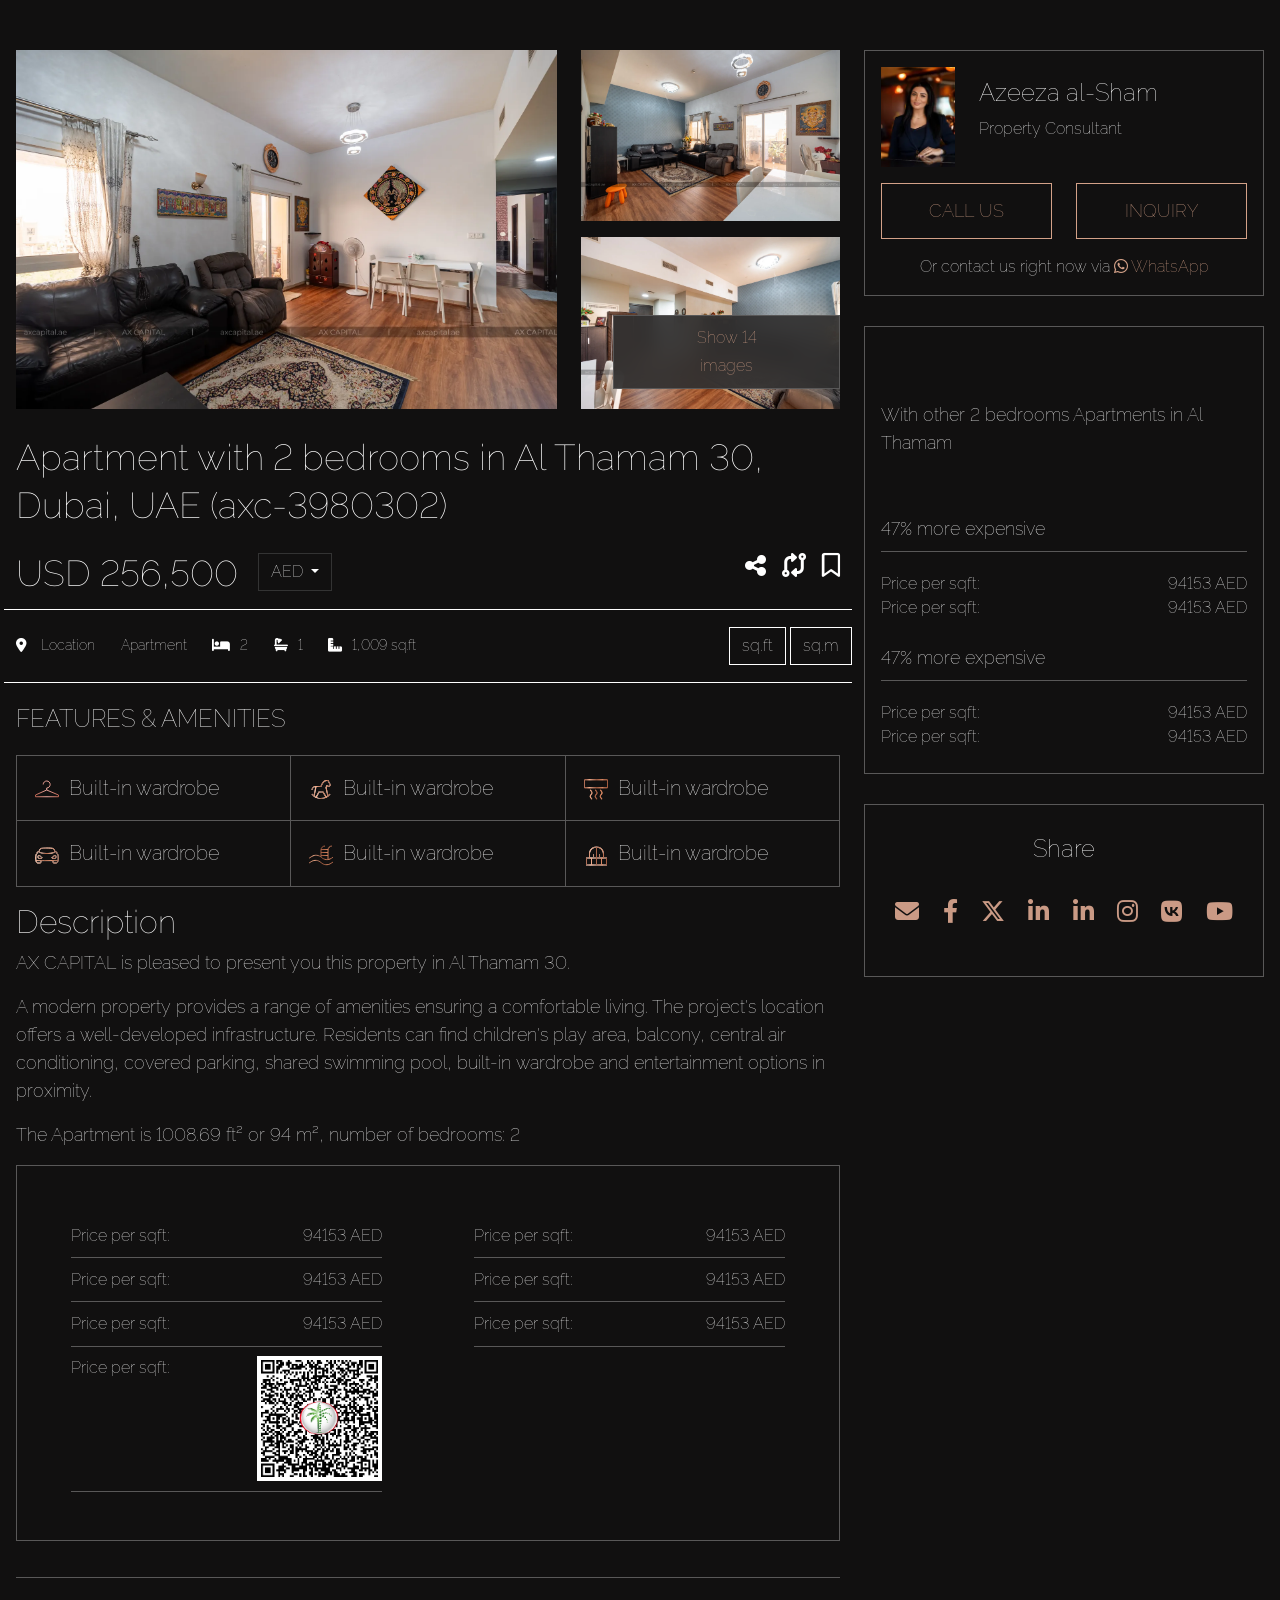
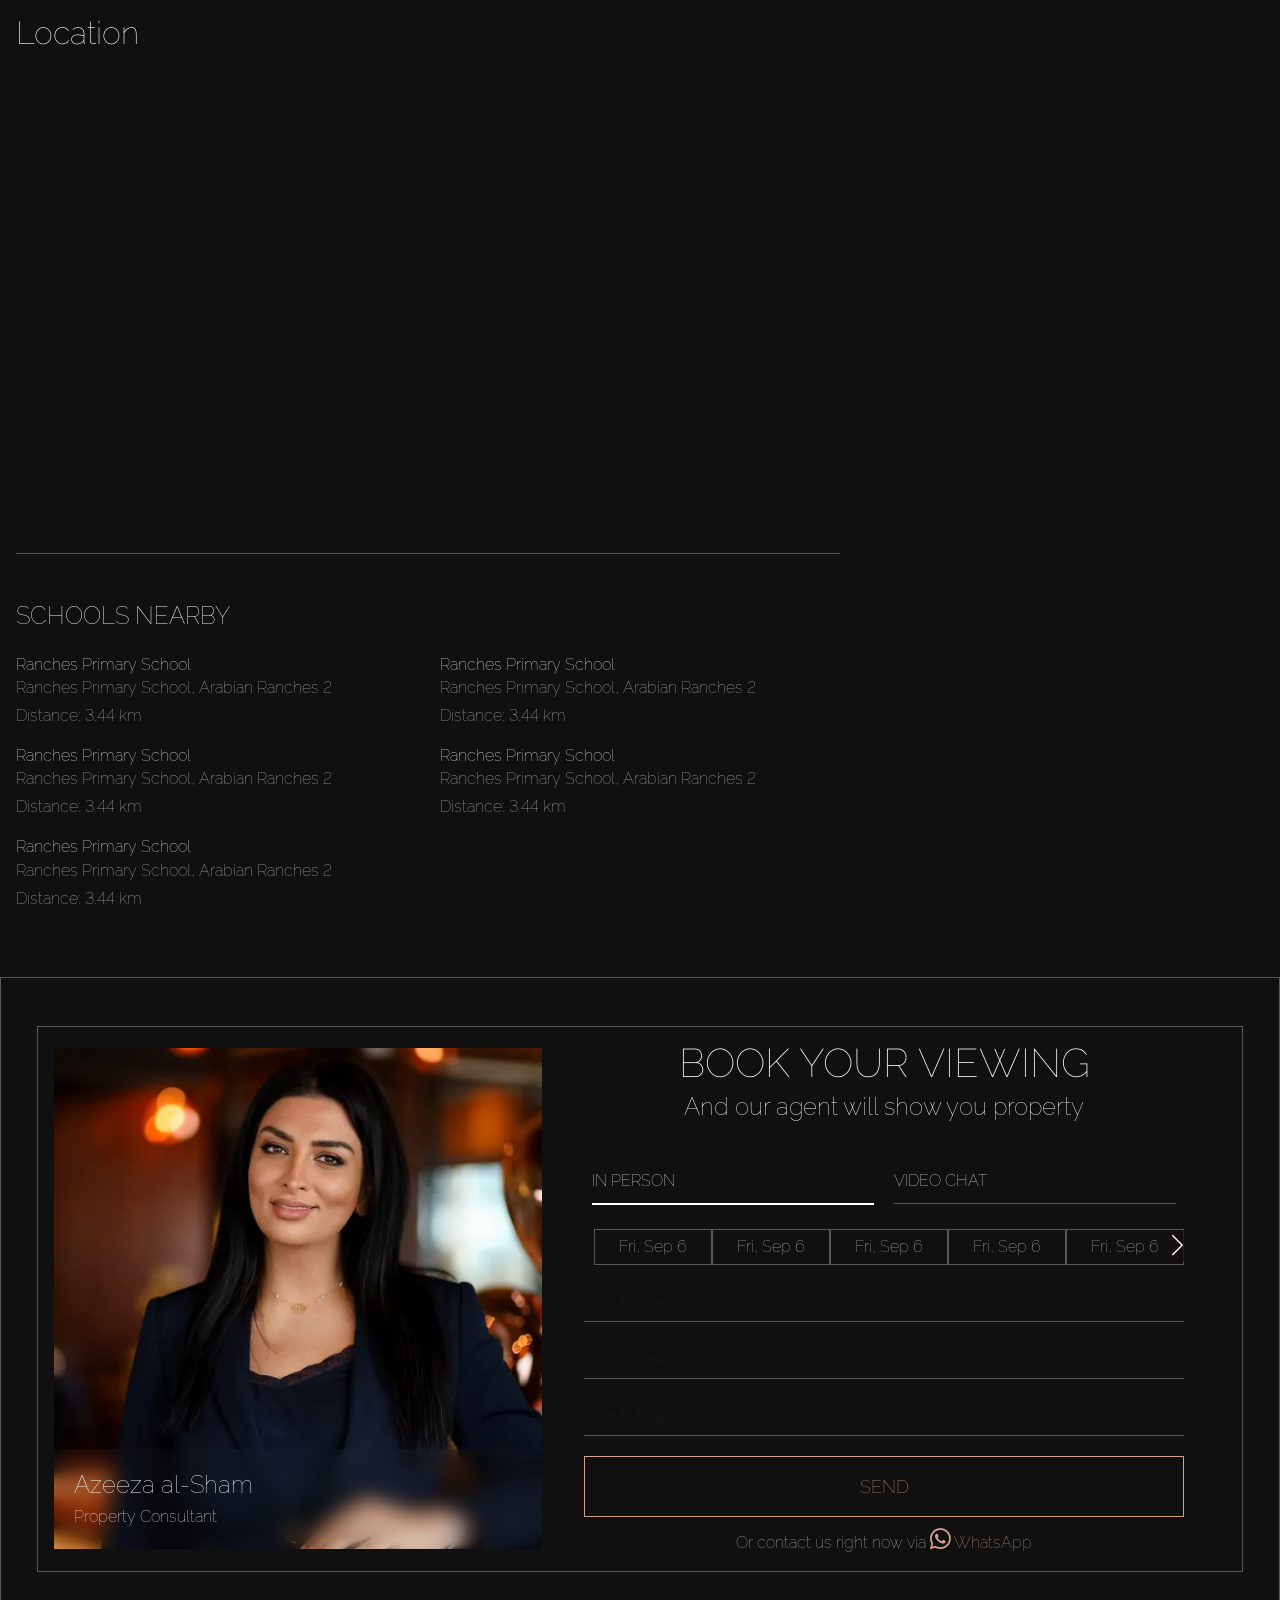
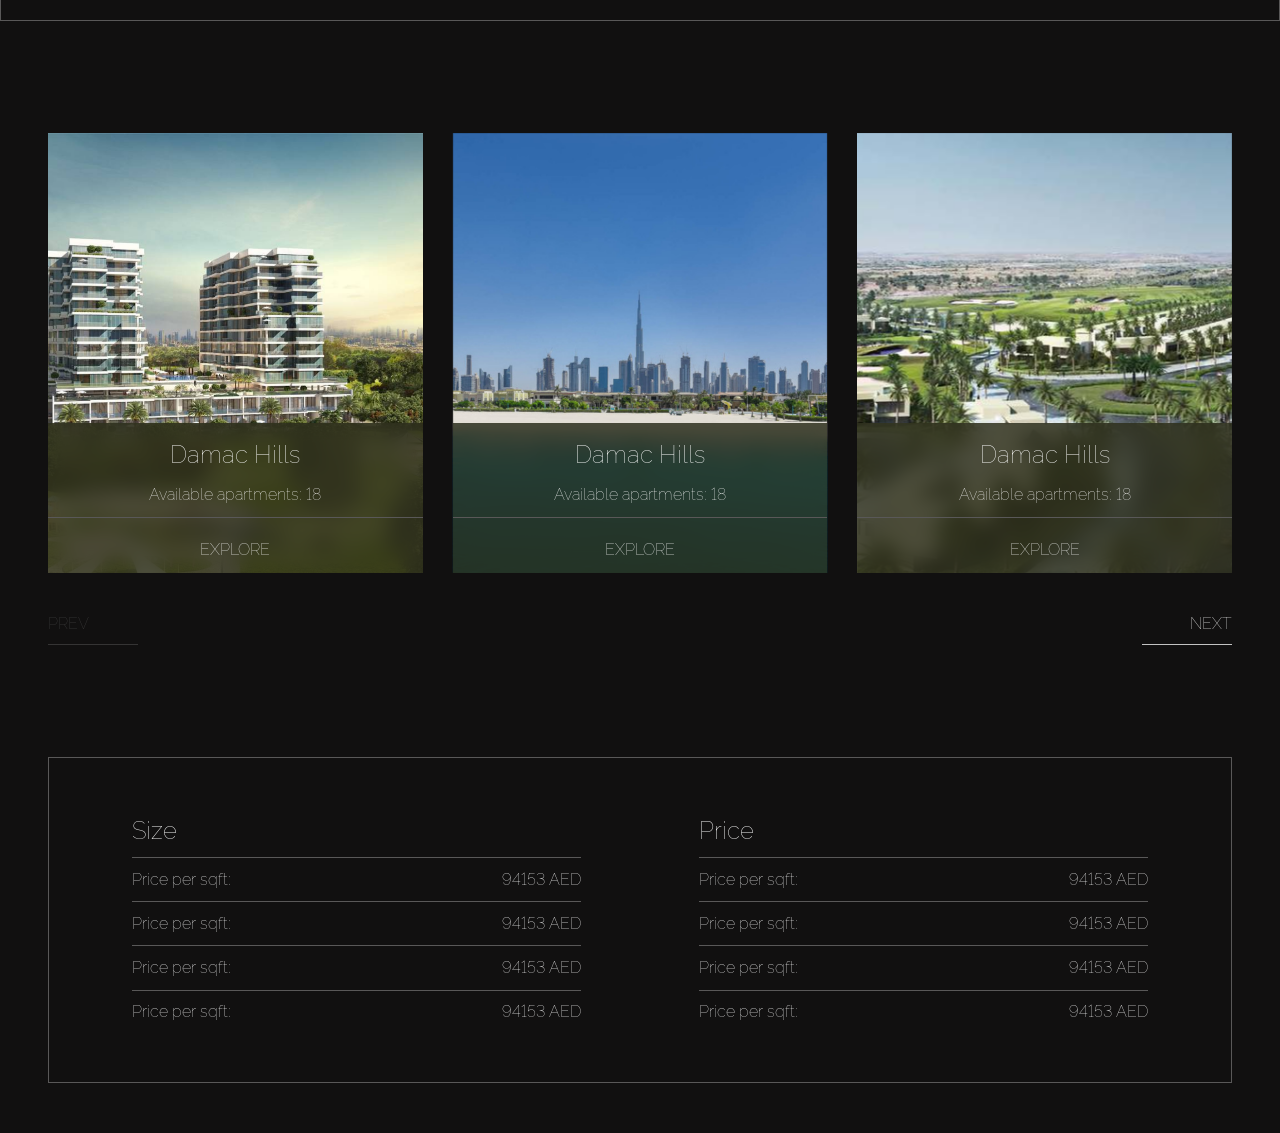
<file: index.html>
<!DOCTYPE html>
<html lang="en">
<head>
    <!--meta tag-->
    <meta charset="utf-8">
    <meta name="viewport" content="width=device-width, initial-scale=1">
    <title>axcapita</title>
    <!--css links-->
    <link rel="stylesheet" type="text/css" href="css/bootstrap.min.css">
    <link rel="stylesheet" type="text/css" href="css/style.css">
    <link rel="stylesheet" type="text/css" href="css/media.css">
    <!-- swipper -->
    <link rel="stylesheet" href="https://cdn.jsdelivr.net/npm/swiper@11/swiper-bundle.min.css" />

    <!--fontawsome-->
    <link rel="stylesheet" type="text/css" href="fontawesome/css/all.min.css">
    <link rel="stylesheet" type="text/css" href="fontawesome/css/fontawesome.min.css">
    
    
  </head>
<body>
   
 <section class="main">
  <div class="container-fluid px-3">
    <div class="row">
      <!-- left col start -->
       <div class="col-md-8">
        <div class="row">
          <!-- large image -->
          <div class="col-md-8">
             <div class="large_img">
              <img src="images/large.webp" alt="large" class="img-fluid">
             </div>
          </div>
          <!-- small image -->
           <div class="col-md-4">
             <div class="sm_img mb-3">
              <img src="images/small1.webp" alt="img" class="img-fluid">
             </div>

             <div class="sm_img sm_last">
              <img src="images/small2.webp" alt="small" class="img-fluid">
              <div class="view_btn">
                <a class="btn">Show 14 images</a>
              </div>
             </div>
           </div>
        </div>

        <h1 class="apart_name">Apartment with 2 bedrooms in Al Thamam 30, Dubai, UAE (axc-3980302)</h1>
        <div class="row">
          <div class="col-5">
            <div class="filter d-flex justify-content-start">
              <p class="price">USD 256,500</p>

              <div class="dropdown">
                <button class="btn btn-dark dropdown-toggle dropdown_btn" type="button" id="dropdownMenuButton" data-bs-toggle="dropdown" aria-expanded="false">
                    AED
                </button>
                <ul class="dropdown-menu" aria-labelledby="dropdownMenuButton">
                    <li><a class="dropdown-item" href="#">GBP</a></li>
                    <li><a class="dropdown-item" href="#">CNY</a></li>
                    <li><a class="dropdown-item" href="#">EUR</a></li>
                    <li><a class="dropdown-item" href="#">AED</a></li>
                    <li><a class="dropdown-item" href="#">USD</a></li>
                </ul>
            </div>
            </div>
          </div>

          <div class="offset-3 col-4">
            <div class="item_icons d-flex justify-content-end gap-3">
              <a href="#"><i class="fa-solid fa-share-nodes"></i></a>
              <a href="#"><i class="fa-solid fa-code-compare"></i></a>
              <a href="#"><i class="fa-regular fa-bookmark"></i></a>
            </div>
          </div>
        </div>
      <!-- apartment mini details  -->
        <div class="row f_border">
          <div class="col-md-6">
            <div class="d_icon d-flex justify-content-between align-items-center">
              <p><i class="fa-solid fa-location-dot"></i> Location</p>
              <p>Apartment</p>
              <p><i class="fa-solid fa-bed"></i>2</p>
              <p><i class="fa-solid fa-bath"></i>1</p>
              <p><i class="fa-solid fa-ruler-combined"></i>1,009 sq.ft</p>
            </div>
          </div>

          <div class="offset-md-3 col-md-3  d-flex justify-content-end align-items-center px-0">
            <div class="a_filter">
              <button class="btn tab">sq.ft</button>
              <button class="btn tab">sq.m</button>
            </div>
          </div>
        </div>

        <!-- details table start -->
         <div class="d_table">
          <div class="row">
            <div class="col-12">
              <h2>Features & amenities</h2>
              <table class="table table-bordered">
                <tbody>
                  <tr>
                    <th scope="row" class="t_data"><img src="images/hanger.SVG" alt="hotel" class="img-fluid">Built-in wardrobe</th>
                    <td class="t_data"><img src="images/toy.svg" alt="hotel" class="img-fluid">Built-in wardrobe</td>
                    <td class="t_data"><img src="images/ac.svg" alt="hotel" class="img-fluid">Built-in wardrobe</td>
                    
                  </tr>
                  <tr>
                    <th scope="row" class="t_data"><img src="images/car.svg" alt="hotel" class="img-fluid">Built-in wardrobe</th>
                    <td class="t_data"><img src="images/swim.svg" alt="hotel" class="img-fluid">Built-in wardrobe</td>
                    <td class="t_data"><img src="images/balcony.svg" alt="hotel" class="img-fluid">Built-in wardrobe</td>
                    
                  </tr>
                  
                </tbody>
              </table>
            </div>
          </div>
         </div>

         <!-- details section start  -->
           <div class="details">
            <h2>Description</h2>
            <div class="content">
              <p>AX CAPITAL is pleased to present you this property in Al Thamam 30.</p>

            


             <p> A modern property provides a range of amenities ensuring a comfortable living. The project's location offers a well-developed infrastructure. Residents can find children's play area, balcony, central air conditioning, covered parking, shared swimming pool, built-in wardrobe and entertainment options in proximity.</p>
              
             
           

             <p> The Apartment is 1008.69 ft² or 94 m², number of bedrooms: 2</p>
              
             </p>
           </div>
         <!-- details section end -->

         <!-- listing div start -->
         <div class="row">
          <div class="col-12">
              <div class="dtable_wrapper">
                <div class="row justify-content-center">
                  <div class="col-md-5 left">
                      <!-- single line -->
                     <!-- single line -->
                     <div class="single_line d-flex justify-content-between">
                      <div class="label">
                          Price per sqft:
                         </div>
                        
                        <div class="value">
                         94153 AED
                        
                    </div>    
                    </div> 

                    <!-- single line -->
                    <div class="single_line d-flex justify-content-between">
                      <div class="label">
                          Price per sqft:
                         </div>
                        
                        <div class="value">
                         94153 AED
                        
                    </div>    
                    </div> 

                    <!-- single line -->
                    <div class="single_line d-flex justify-content-between">
                      <div class="label">
                          Price per sqft:
                         </div>
                        
                        <div class="value">
                         94153 AED
                        
                    </div>    
                    </div> 

                    <!-- single line -->
                    <div class="single_line d-flex justify-content-between">
                      <div class="label">
                          Price per sqft:
                         </div>
                        
                        <div class="value">
                          <a href="#"><img src="images/qr.png" class="img-fluid"></a>
                        
                    </div>    
                    </div> 
                  </div>


                  <div class="offset-md-1 col-md-5 right">
                      <!-- single line -->
                    <div class="single_line d-flex justify-content-between">
                      <div class="label">
                          Price per sqft:
                         </div>
                        
                        <div class="value">
                         94153 AED
                        
                    </div>    
                    </div>

                    <!-- single line -->
                    <div class="single_line d-flex justify-content-between">
                      <div class="label">
                          Price per sqft:
                         </div>
                        
                        <div class="value">
                         94153 AED
                        
                    </div>    
                    </div>

                    <!-- single line -->
                    <div class="single_line d-flex justify-content-between">
                      <div class="label">
                          Price per sqft:
                         </div>
                        
                        <div class="value">
                         94153 AED
                        
                    </div>    
                    </div>
                   

                    <!-- single line -->
                    
                  </div>

                 
              </div>
              </div>
          </div>
      </div>

      <!-- location start -->
        <div class="location">
          <h2>Location</h2>

            <div class="map">
              <iframe src="https://www.google.com/maps/embed?pb=!1m18!1m12!1m3!1d4299.093809645087!2d55.2199184024454!3d25.030932260960252!2m3!1f0!2f0!3f0!3m2!1i1024!2i768!4f13.1!3m3!1m2!1s0x3e5f6db1e55f8b75%3A0x37eb0966eedbf9e3!2sAl%20Hebiah%20Fourth!5e0!3m2!1sen!2sbd!4v1725646132111!5m2!1sen!2sbd" width="900" height="450" style="border:0;" allowfullscreen="" loading="lazy" referrerpolicy="no-referrer-when-downgrade"></iframe>
            </div>
        </div>
      <!-- location end -->

      <!-- school address section -->
       <div class="sc_address">
        <h4>SCHOOLS NEARBY</h4>
        <div class="row">
          <div class="col-md-6">
            <div class="left">
              <div class="loc_content">
                <h4>Ranches Primary School</h4>
                <p>Ranches Primary School, Arabian Ranches 2 <br>
                  Distance: 3.44 km</p>
              </div>

              <div class="loc_content">
                <h4>Ranches Primary School</h4>
                <p>Ranches Primary School, Arabian Ranches 2 <br>
                  Distance: 3.44 km</p>
              </div>

              <div class="loc_content">
                <h4>Ranches Primary School</h4>
                <p>Ranches Primary School, Arabian Ranches 2 <br>
                  Distance: 3.44 km</p>
              </div>
            </div>
          </div>

          <div class="col-md-6">
            <div class="left">
              <div class="loc_content">
                <h4>Ranches Primary School</h4>
                <p>Ranches Primary School, Arabian Ranches 2 <br>
                  Distance: 3.44 km</p>
              </div>

              <div class="loc_content">
                <h4>Ranches Primary School</h4>
                <p>Ranches Primary School, Arabian Ranches 2 <br>
                  Distance: 3.44 km</p>
              </div>

              
            </div>
          </div>
          
        </div>
       </div>
       <!-- school address end -->
</div>
</div>
 <!-- right col start -->
  <div class="col-md-4">

    <!-- top contact start -->
    <div class="top_section">
      <div class="row">
        <div class="col-12">
          <div class="contact_wrap">
            <div class="row mb-3">
              <div class="col-3">
                <div class="consaltant_img d-block justify-content-center">
                  <img src="images/head2.webp" alt="consaltant" class="img-fluid">
                </div>
              </div>
              <div class="col-9 d-flex align-items-center">
                <div class="consaltant_content">
                  <h4>Azeeza al-Sham</h4>
                  <p>Property Consultant</p>
                </div>
              </div>
            </div>
             <div class="row">
              <div class="col-6">
                <div class="btn_wrapper">
                  <a href="#">Call us</a>
                </div>
               </div>

               <div class="col-6">
                <div class="btn_wrapper">
                  <a href="#">inquiry</a>
                </div>
               </div>

              <span> Or contact us right now via <a href="#"><i class="fab fa-whatsapp"></i> WhatsApp</a></span>
             </div>
          </div>
        </div>
      </div>
    </div>
    <!-- top contact end -->


    <!-- middle or compare section start-->
      <div class="compare">
        <div class="row">
          <div class="col-12">
            <div class="compare_content">
              <h4>With other 2 bedrooms Apartments in Al Thamam</h4>
               
              <h5 class="py-2">47% more expensive</h5>
              <div class="single_line border-0 py-0 d-flex justify-content-between">
                <div class="label">
                    Price per sqft:
                   </div>
                  
                  <div class="value">
                   94153 AED
                  
              </div>    
              </div> 

              <div class="single_line border-0 py-0 d-flex justify-content-between">
                <div class="label">
                    Price per sqft:
                   </div>
                  
                  <div class="value">
                   94153 AED
                  
              </div>    
              </div> 

              <h5 class="mt-3 py-2">47% more expensive</h5>
              <div class="single_line border-0 py-0 d-flex justify-content-between">
                <div class="label">
                    Price per sqft:
                   </div>
                  
                  <div class="value">
                   94153 AED
                  
              </div>    
              </div> 

              <div class="single_line border-0 py-0 d-flex justify-content-between">
                <div class="label">
                    Price per sqft:
                   </div>
                  
                  <div class="value">
                   94153 AED
                  
              </div>    
              </div> 
            </div>
          </div>
        </div>
      </div>
    <!-- middle or compare section end -->


    <!-- bottom section start -->
        <div class="social">
          <div class="row">
            <div class="col-12">
              <h4 class="text-center">Share</h4>
              <ul class="list-unstyled d-flex justify-content-between">
                <li href="#"><a href="#"><i class="fa-solid fa-envelope"></i></a></li>
                <li href="#"><a href="#"><i class="fa-brands fa-facebook-f"></i></a></li>
                <li href="#"><a href="#"><i class="fa-brands fa-x-twitter"></i></i></a></li>
                <li href="#"><a href="#"><i class="fa-brands fa-linkedin-in"></i></a></li>
                <li href="#"><a href="#"><i class="fa-brands fa-linkedin-in"></i></a></li>
                <li href="#"><a href="#"><i class="fa-brands fa-instagram"></i></a></li>
                <li href="#"><a href="#"><i class="fa-brands fa-vk"></i></a></li>
                <li href="#"><a href="#"><i class="fa-brands fa-youtube"></i></a></li>
              </ul>
            </div>
          </div>
        </div>
    <!-- bottom section end -->
  </div>

  <!-- right col end -->
  </div>
</div>
 </section>


 
<section class="contact_form pt-5 pb-5">
  <div class="container-fluid px-5">
    <div class="row justify-content-center align-items-center deg_out">
       
       <!-- image container -->
       <div class="col-md-5 px-0">
          <div class="img_contain">
              <img src="images/head.webp" alt="lady" class="img-fluid">

             <div class="designation p-6">
               <h2 class="name">Azeeza al-Sham</h2>
               <p class="con_des">Property Consultant</p>
             </div>
          </div>
      </div>

      <!-- form section start -->
       <div class="col-md-7">
         <div class="form_wrapper">
          <div class="form_heading text-center">
            <h3>BOOK YOUR VIEWING</h3>
             <p>And our agent will show you property</p>
        </div>
        <div class="tabs">
            <div class="row">
                <div class="col-6">
                    <div class="tab active" onclick="activateTab(this)">IN PERSON</div>
                </div>

                <div class="col-6">
                    <div class="tab" onclick="activateTab(this)">VIDEO CHAT</div>
                </div>
                
                
            </div>
            
        </div>
        <!-- date swipper start -->
        <div class="swiper Swiperjs">
            <div class="swiper-wrapper">
              <div class="swiper-slide">
              <div class="dates">
              <div>Fri, Sep 6</div>
              </div>
              
              </div>
        
            
              <div class="swiper-slide">
              <div class="dates">
              <div>Fri, Sep 6</div>
              </div>
              
              </div>
        
              <div class="swiper-slide">
              <div class="dates">
              <div>Fri, Sep 6</div>
              </div>
              
              </div>
        
              <div class="swiper-slide">
              <div class="dates">
              <div>Fri, Sep 6</div>
              </div>
              
              </div>
        
              <div class="swiper-slide">
              <div class="dates">
              <div>Fri, Sep 6</div>
              </div>
              
              </div>
        
              <div class="swiper-slide">
              <div class="dates">
              <div>Fri, Sep 6</div>
              </div>
              
              </div>
        
        
              <div class="swiper-slide">
              <div class="dates">
              <div>Fri, Sep 6</div>
              </div>
              
              </div>
          
            </div>
            <div class="swiper-button-next"></div>
            <div class="swiper-button-prev"></div>
          </div>
        <!-- date swipper end -->
        <form>
            <input type="text" class="form-control" placeholder="Your Name">
            <input type="text" class="form-control" placeholder="Your Phone">
            <input type="email" class="form-control" placeholder="Your E-Mail">
            <button type="submit" class="btn btn-send">SEND</button>
        </form>
        <div class="contact">
            Or contact us right now via <a href="#"><i class="fab fa-whatsapp"></i> WhatsApp</a>
        </div>
         </div>
       </div>
       <!-- form section end -->

    </div>
      

  </div>
</section>



<!-- slider section start -->
<section class="blog_section">
  <div class="container-fluid px-5">
      <div class="swiper mySwiper">
          <div class="swiper-wrapper">
              <!-- single slider -->
            <div class="swiper-slide">
              <div class="single_slide">
                 <a href="#">
                  <div class="slider_img">
                      <img src="images/blog1.jpg" alt="blog" class="img-fluid">
                      <div class="content">
                          <h4>Damac Hills</h4>
                          <span>Available apartments: 18</span>

                          <a href="#">explore</a>
                      </div>
                  </div>
                 </a>
              </div>
            </div>

             <!-- single slider -->
             <div class="swiper-slide">
              <div class="single_slide">
                 <a href="#">
                  <div class="slider_img">
                      <img src="images/blog2.jpg" alt="blog" class="img-fluid">
                      <div class="content">
                          <h4>Damac Hills</h4>
                          <span>Available apartments: 18</span>

                          <a href="#">explore</a>
                      </div>
                  </div>
                 </a>
              </div>
            </div>

             <!-- single slider -->
             <div class="swiper-slide">
              <div class="single_slide">
                 <a href="#">
                  <div class="slider_img">
                      <img src="images/blog3.jpg" alt="blog" class="img-fluid">
                      <div class="content">
                          <h4>Damac Hills</h4>
                          <span>Available apartments: 18</span>

                          <a href="#">explore</a>
                      </div>
                  </div>
                 </a>
              </div>
            </div>


              <!-- single slider -->
              <div class="swiper-slide">
                  <div class="single_slide">
                      <a href="#">
                      <div class="slider_img">
                          <img src="images/blog1.jpg" alt="blog" class="img-fluid">
                          <div class="content">
                              <h4>Damac Hills</h4>
                              <span>Available apartments: 18</span>
  
                              <a href="#">explore</a>
                          </div>
                      </div>
                     </a>
                  </div>
                </div>
             
          </div>
       
        </div>

      <div class="slider_btn mt-8 d-flex justify-content-between">
        <div class="sb_prev">Prev</div>
        <div class="sb_next">Next</div>
      </div>  
  </div>
</section>

<!-- prices section -->
 <section class="price_table">
  <div class="container-fluid px-5">
    <div class="ls_detail_container">
      <div class="row"></div>
        <div class="col-12">
            <div class="row justify-content-center">
                <div class="col-md-5 left">
                   

                   
                     <!-- single line -->
                  <div class="single_line  d-flex justify-content-between">
                    <div class="label title">
                      Size
                       </div>
                      
                       
                  </div> 
                   <!-- single line -->
                   <div class="single_line d-flex justify-content-between">
                    <div class="label">
                        Price per sqft:
                       </div>
                      
                      <div class="value">
                       94153 AED
                      
                  </div>    
                  </div> 

                  <!-- single line -->
                  <div class="single_line d-flex justify-content-between">
                    <div class="label">
                        Price per sqft:
                       </div>
                      
                      <div class="value">
                       94153 AED
                      
                  </div>    
                  </div> 

                  <!-- single line -->
                  <div class="single_line d-flex justify-content-between">
                    <div class="label">
                        Price per sqft:
                       </div>
                      
                      <div class="value">
                       94153 AED
                      
                  </div>    
                  </div> 

                  <!-- single line -->
                  <div class="single_line sv_line d-flex justify-content-between">
                    <div class="label">
                        Price per sqft:
                       </div>
                      
                      <div class="value">
                       94153 AED
                      
                  </div>    
                  </div> 
                </div>


                <div class="offset-md-1 col-md-5 right">

                  <!-- single line -->
                  <div class="single_line d-flex justify-content-between">
                    <div class="label title">
                      Price
                       </div>
                      
                       
                  </div> 
                    <!-- single line -->
                  <div class="single_line d-flex justify-content-between">
                    <div class="label">
                        Price per sqft:
                       </div>
                      
                      <div class="value">
                       94153 AED
                      
                  </div>    
                  </div>

                  <!-- single line -->
                  <div class="single_line d-flex justify-content-between">
                    <div class="label">
                        Price per sqft:
                       </div>
                      
                      <div class="value">
                       94153 AED
                      
                  </div>    
                  </div>

                  <!-- single line -->
                  <div class="single_line d-flex justify-content-between">
                    <div class="label">
                        Price per sqft:
                       </div>
                      
                      <div class="value">
                       94153 AED
                      
                  </div>    
                  </div>
                 

                  <!-- single line -->
                  <div class="single_line sv_line d-flex justify-content-between">
                    <div class="label">
                        Price per sqft:
                       </div>
                      
                      <div class="value">
                       94153 AED
                      
                  </div>    
                  </div>
                </div>

               
            </div>
        </div>
    </div>
    </div>
</div>
 </section>



<!--js links-->
 <!-- Swiper JS -->
 <script src="https://cdn.jsdelivr.net/npm/swiper@11/swiper-bundle.min.js"></script>
<script src="js/bootstrap.bundle.min.js"></script>

<script src="js/script.js"></script>



</body>
</html>
</file>
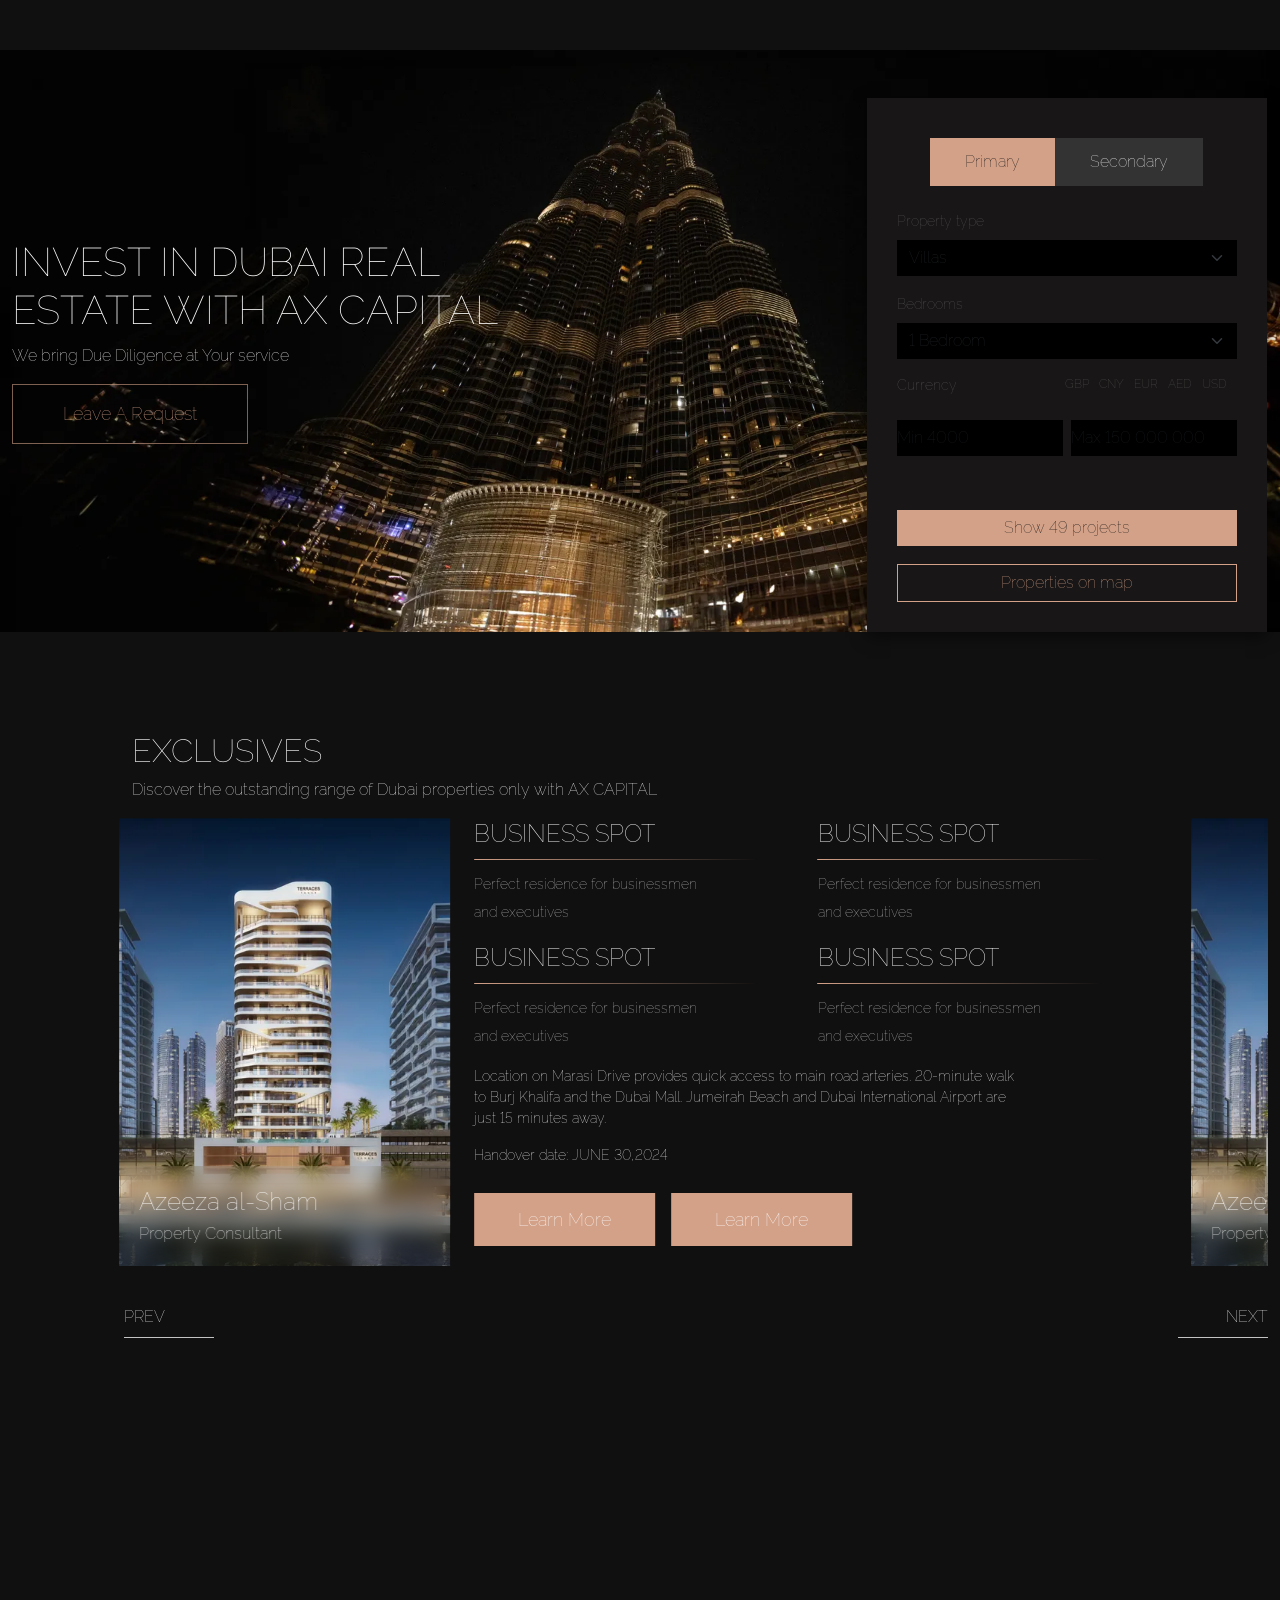
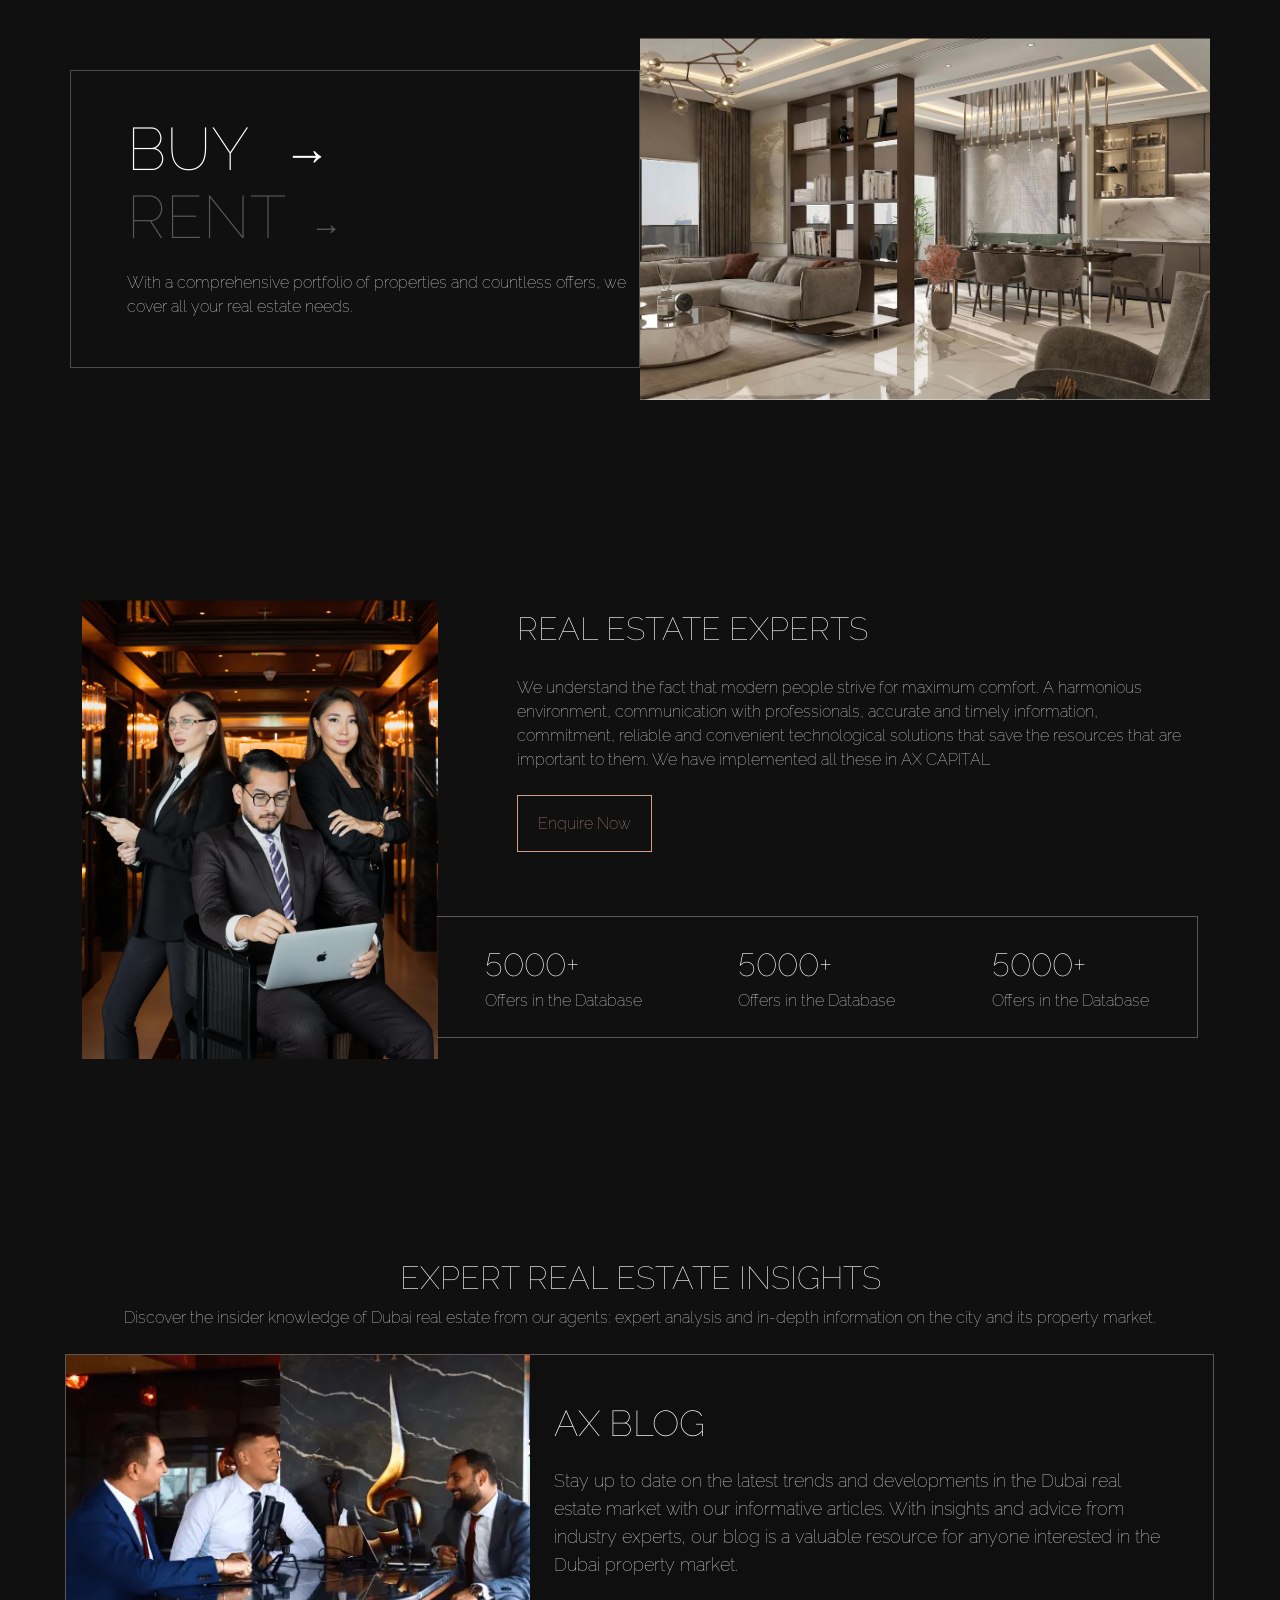
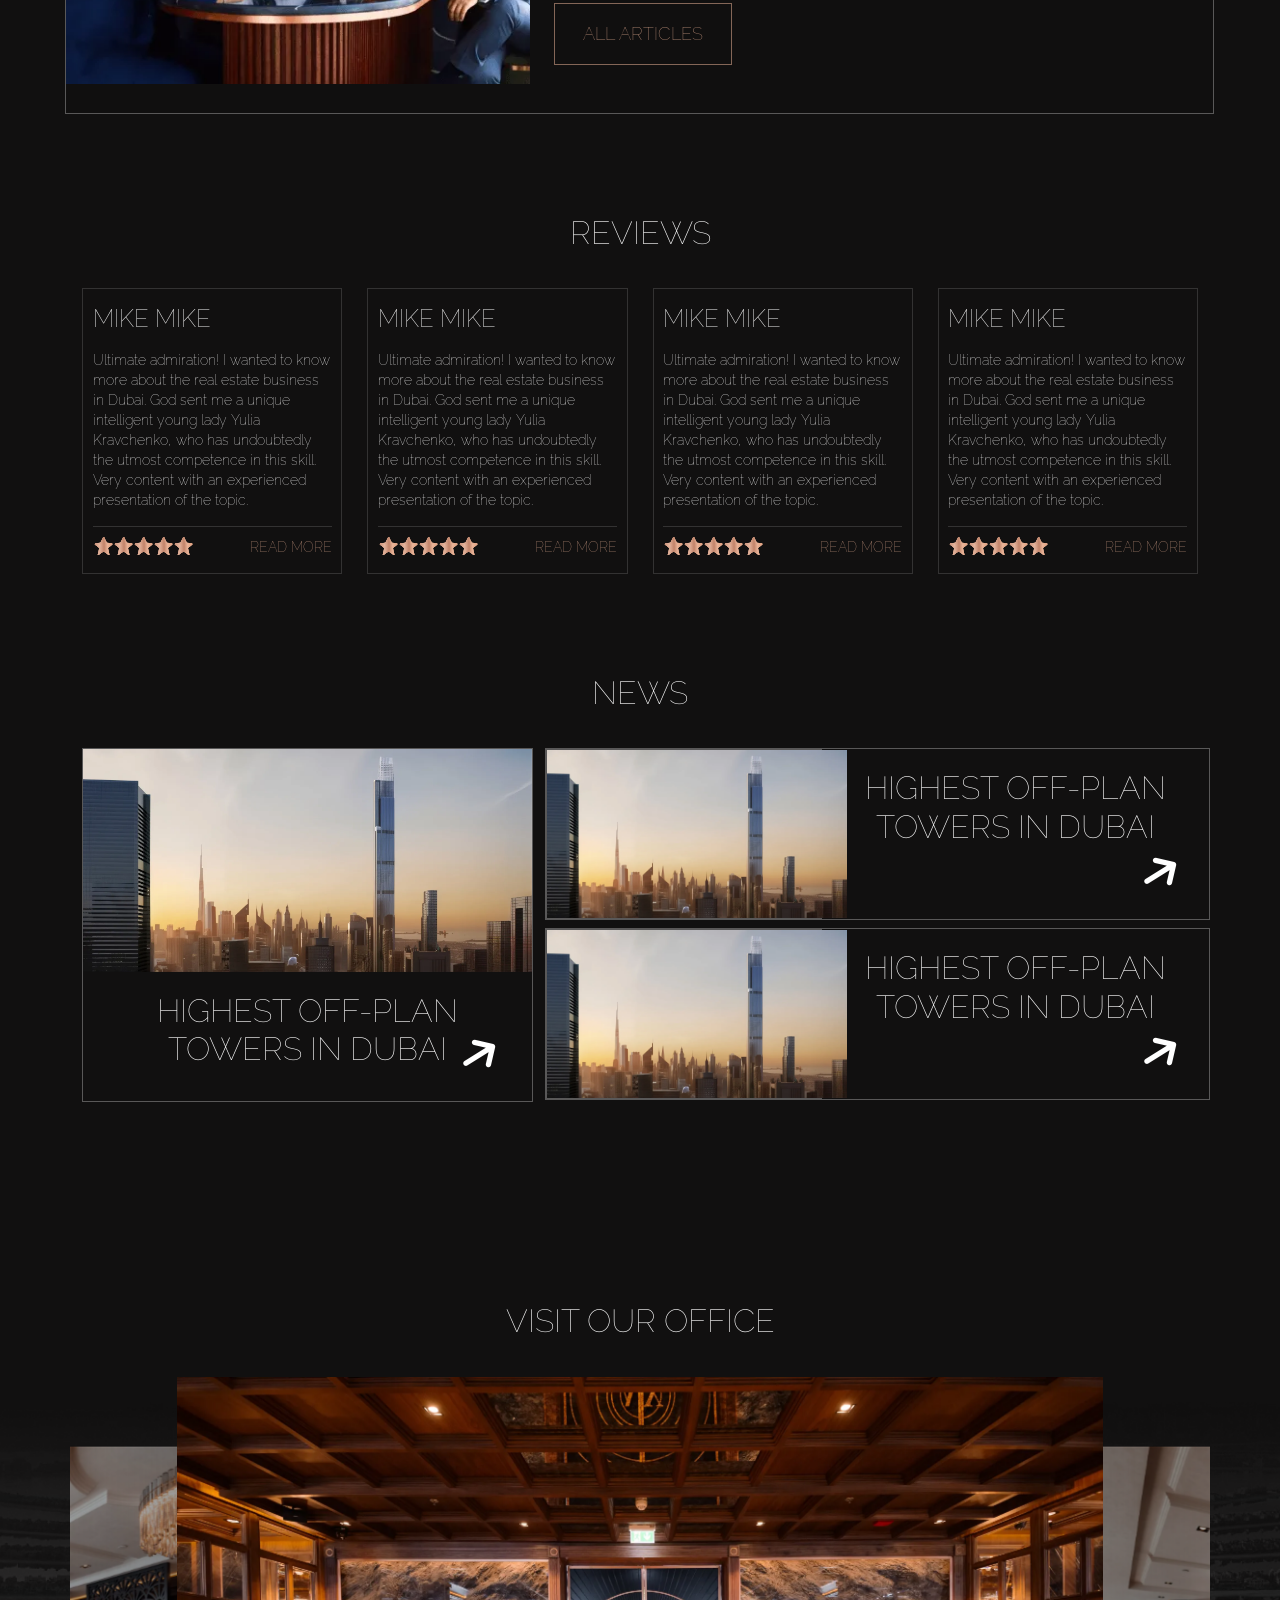
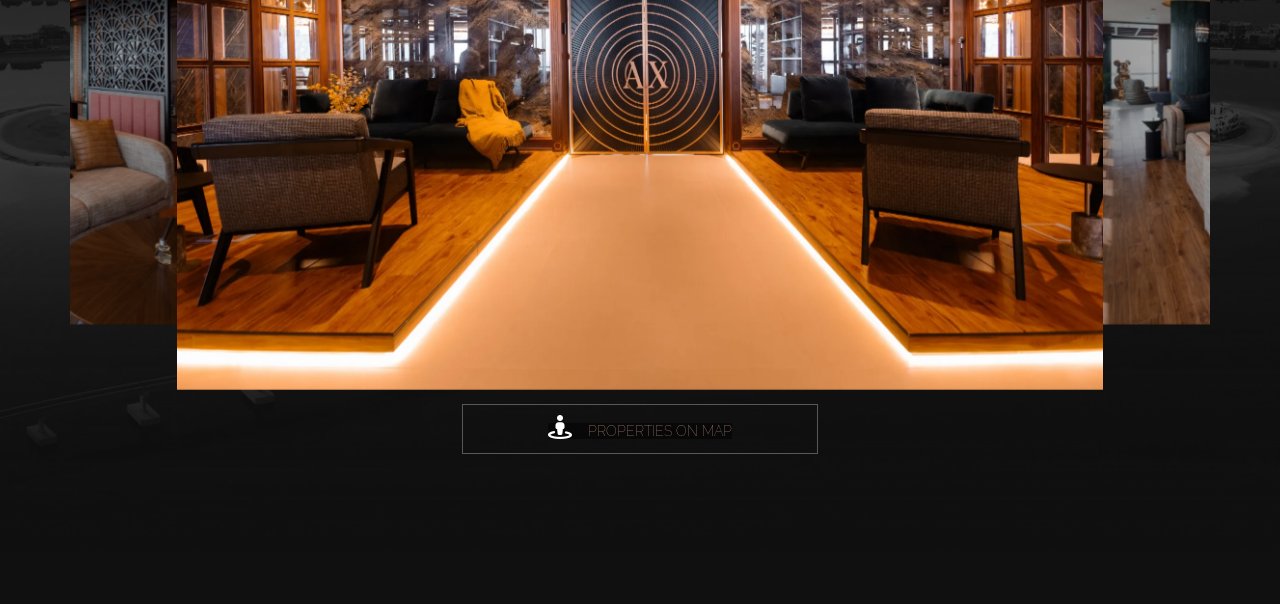
<file: home.html>
<!DOCTYPE html>
<html lang="en">
<head>
    <!--meta tag-->
    <meta charset="utf-8">
    <meta name="viewport" content="width=device-width, initial-scale=1">
    <title>axcapita</title>
    <!--css links-->
    <link rel="stylesheet" type="text/css" href="css/bootstrap.min.css">
    <link rel="stylesheet" type="text/css" href="css/style.css">
    <link rel="stylesheet" type="text/css" href="css/property.css">
    <link rel="stylesheet" type="text/css" href="css/home.css">
    <link rel="stylesheet" type="text/css" href="css/media.css">
    <!-- swipper -->
    <link rel="stylesheet" href="https://cdn.jsdelivr.net/npm/swiper@11/swiper-bundle.min.css" />

    <!--fontawsome-->
    <link rel="stylesheet" type="text/css" href="fontawesome/css/all.min.css">
    <link rel="stylesheet" type="text/css" href="fontawesome/css/fontawesome.min.css">
</head>
<body>
<!-- hero section start -->
<section class="hero">
   <div class="container-fluid">
    <div class="row justify-content-center ">
        <!-- content col start -->
        <div class="col-md-5 align-items-center my-auto">
            <div class="hero_content">
                <h1>Invest in Dubai real estate with AX CAPITAL</h1>
                <p>We bring Due Diligence at Your service</p>
                <a href="#">Leave a request</a>
            </div>
        </div>

        <!-- form col start -->
         <div class="offset-md-3 col-md-4">
            <div class="real-estate-filter mt-5">
                <ul class="nav nav-tabs justify-content-center" id="propertyTab" role="tablist">
                  <li class="nav-item" role="presentation">
                    <button class="nav-link active" id="primary-tab" data-bs-toggle="tab" data-bs-target="#primary" type="button" role="tab" aria-controls="primary" aria-selected="true">Primary</button>
                  </li>
                  <li class="nav-item" role="presentation">
                    <button class="nav-link" id="secondary-tab" data-bs-toggle="tab" data-bs-target="#secondary" type="button" role="tab" aria-controls="secondary" aria-selected="false">Secondary</button>
                  </li>
                </ul>
            
                <div class="tab-content mt-4" id="propertyTabContent">
                  <div class="tab-pane fade show active" id="primary" role="tabpanel" aria-labelledby="primary-tab">
                    <!-- Form content for Primary -->
                    <form>
                      <div class="mb-3">
                        <label for="propertyType" class="form-label">Property type</label>
                        <select class="form-select" id="propertyType">
                          <option value="villas">Villas</option>
                          <option value="apartments">Apartments</option>
                          <option value="houses">Houses</option>
                        </select>
                      </div>
            
                      <div class="mb-3">
                        <label for="bedrooms" class="form-label">Bedrooms</label>
                        <select class="form-select" id="bedrooms">
                          <option>1 Bedroom</option>
                          <option>2 Bedrooms</option>
                          <option>3 Bedrooms</option>
                        </select>
                      </div>
            
                      <div class="mb-3 d-flex justify-content-between">
                        <label for="currency" class="form-label">Currency</label>
                        <div id="currency" class="d-flex">
                          <span class="currency-option">GBP</span>
                          <span class="currency-option">CNY</span>
                          <span class="currency-option">EUR</span>
                          <span class="currency-option">AED</span>
                          <span class="currency-option">USD</span>
                        </div>
                      </div>
            
                      <div class="d-flex mb-4 price_input">
                        <input type="number" class="form-control me-2" placeholder="Min 4000">
                        <input type="number" class="form-control" placeholder="Max 150 000 000">
                      </div>
            
                      <button type="submit" class="btn f_submit_btn w-100 mb-2">Show 49 projects</button>
                      <button type="button" class="btn f_outline_btn w-100">Properties on map</button>
                    </form>
                  </div>
            
                  <div class="tab-pane fade" id="secondary" role="tabpanel" aria-labelledby="secondary-tab">
                    <!-- Form content for Secondary (same structure, different options) -->
                    <form>
                      <div class="mb-3">
                        <label for="propertyTypeSecondary" class="form-label">Property type</label>
                        <select class="form-select" id="propertyTypeSecondary">
                          <option value="offices">Offices</option>
                          <option value="shops">Shops</option>
                          <option value="warehouses">Warehouses</option>
                        </select>
                      </div>
            
                      <div class="mb-3">
                        <label for="bedroomsSecondary" class="form-label">Bedrooms</label>
                        <select class="form-select" id="bedroomsSecondary">
                          <option>1 Bedroom</option>
                          <option>2 Bedrooms</option>
                          <option>3 Bedrooms</option>
                        </select>
                      </div>
            
                      <div class="mb-3">
                        <label for="currencySecondary" class="form-label">Currency</label>
                        <div id="currencySecondary" class="d-flex">
                          <span class="currency-option">GBP</span>
                          <span class="currency-option">CNY</span>
                          <span class="currency-option">EUR</span>
                          <span class="currency-option">AED</span>
                          <span class="currency-option">USD</span>
                        </div>
                      </div>
            
                      <div class="d-flex mb-4">
                        <input type="number" class="form-control me-2" placeholder="Min 5000">
                        <input type="number" class="form-control" placeholder="Max 100 000 000">
                      </div>
            
                      <button type="submit" class="btn w-100 mb-2 f_submit_btn">Show 30 projects</button>
                      <button type="button" class="btn  w-100 f_outline_btn">Properties on map</button>
                    </form>
                  </div>
                </div>
              </div>
         </div>
    </div>
   </div>

</section>

<!-- hero section end -->




   
<section class="dubai_properties">
    <div class="container-fluid">

        <!-- heading start -->
         <div class="dubai_header_content">
            <h2>EXCLUSIVES</h2>
            <p>Discover the outstanding range of Dubai properties only with AX CAPITAL</p>
         </div>
        <!-- slider start -->
        <div class="swiper exSwiper">
            <div class="swiper-wrapper">
               <!-- single slide start  -->
              <div class="swiper-slide">
                <div class="row">
                    <!-- slider image col start -->
                    <div class="col-md-4">
                        <div class="simg_wrapper">
                            <img src="images/SEkrPeeIie.webp" alt="property" class="img-fluid">
                            <div class="designation p-6">
                                <h2 class="name">Azeeza al-Sham</h2>
                                <p class="con_des">Property Consultant</p>
                            </div> 
                        </div>
                    </div>
                    <!-- slider image col end -->

                    <!-- slider content col start -->
                     <div class="col-md-8">
                        <div class="scontent_wrapper">
                            <div class="d-flex top_content">
                               <div class="group">
                                <h1 class="topcon_head">business spot</h1>
                                <p>Perfect residence for businessmen and executives</p>
                               </div>
                                
                               <div class="group">
                                <h1 class="topcon_head">business spot</h1>
                                <p>Perfect residence for businessmen  and executives</p>
                               </div>
                            </div>

                            <div class="d-flex top_content">
                                <div class="group">
                                 <h1 class="topcon_head">business spot</h1>
                                 <p>Perfect residence for businessmen and executives</p>
                                </div>
                                 
                                <div class="group">
                                 <h1 class="topcon_head">business spot</h1>
                                 <p>Perfect residence for businessmen  and executives</p>
                                </div>
                             </div>

                             <p>Location on Marasi Drive provides quick access to main road arteries. 20-minute walk to Burj Khalifa and the Dubai Mall. Jumeirah Beach and Dubai International Airport are just 15 minutes away.</p>
                             <p>Handover date: JUNE 30,2024</p>
                        </div>

                        <!-- slider button start -->
                        <div class="slider_btn d-flex gap-3">
                            <div class="slider_single_btn">
                                <a href="#">learn more</a>
                            </div>
    
                            <div class="slider_single_btn">
                                <a href="#">learn more</a>
                           </div>
                     </div>
                     <!-- slider content col end -->

                     
                     </div>
                </div>
              </div>
              <!-- single slide end -->
              


              <!-- single slide start  -->
              <div class="swiper-slide">
                <div class="row">
                    <!-- slider image col start -->
                    <div class="col-md-4">
                        <div class="simg_wrapper">
                            <img src="images/SEkrPeeIie.webp" alt="property" class="img-fluid">
                            <div class="designation p-6">
                                <h2 class="name">Azeeza al-Sham</h2>
                                <p class="con_des">Property Consultant</p>
                            </div> 
                        </div>
                    </div>
                    <!-- slider image col end -->

                    <!-- slider content col start -->
                     <div class="col-md-8">
                        <div class="scontent_wrapper">
                            <div class="d-flex top_content">
                               <div class="group">
                                <h1 class="topcon_head">business spot</h1>
                                <p>Perfect residence for businessmen  and executives</p>
                               </div>
                                
                               <div class="group">
                                <h1 class="topcon_head">business spot</h1>
                                <p>Perfect residence for businessmen and executives</p>
                               </div>
                            </div>

                            <div class="d-flex top_content">
                                <div class="group">
                                 <h1 class="topcon_head">business spot</h1>
                                 <p>Perfect residence for businessmen  and executives</p>
                                </div>
                                 
                                <div class="group">
                                 <h1 class="topcon_head">business spot</h1>
                                 <p>Perfect residence for businessmen  and executives</p>
                                </div>
                             </div>

                             <p>Location on Marasi Drive provides quick access to main road arteries. 20-minute walk to Burj Khalifa and the Dubai Mall. Jumeirah Beach and Dubai International Airport are just 15 minutes away.</p>
                             <p>Handover date: JUNE 30,2024</p>
                        </div>

                        <!-- slider button start -->
                        <div class="slider_btn d-flex gap-3">
                            <div class="slider_single_btn">
                                <a href="#">learn more</a>
                            </div>
    
                            <div class="slider_single_btn">
                                <a href="#">learn more</a>
                           </div>
                     </div>
                     <!-- slider content col end -->

                     
                     </div>
                </div>
              </div>
              <!-- single slide end -->



              <!-- single slide start  -->
              <div class="swiper-slide">
                <div class="row">
                    <!-- slider image col start -->
                    <div class="col-md-4">
                        <div class="simg_wrapper">
                            <img src="images/SEkrPeeIie.webp" alt="property" class="img-fluid">
                            <div class="designation p-6">
                                <h2 class="name">Azeeza al-Sham</h2>
                                <p class="con_des">Property Consultant</p>
                            </div> 
                        </div>
                    </div>
                    <!-- slider image col end -->

                    <!-- slider content col start -->
                     <div class="col-md-8">
                        <div class="scontent_wrapper">
                            <div class="d-flex top_content">
                               <div class="group">
                                <h1 class="topcon_head">business spot</h1>
                                <p>Perfect residence for businessmen and executives</p>
                               </div>
                                
                               <div class="group">
                                <h1 class="topcon_head">business spot</h1>
                                <p>Perfect residence for businessmen and executives</p>
                               </div>
                            </div>

                            <div class="d-flex top_content">
                                <div class="group">
                                 <h1 class="topcon_head">business spot</h1>
                                 <p>Perfect residence for businessmen and executives</p>
                                </div>
                                 
                                <div class="group">
                                 <h1 class="topcon_head">business spot</h1>
                                 <p>Perfect residence for businessmen and executives</p>
                                </div>
                             </div>

                             <p>Location on Marasi Drive provides quick access to main road arteries. 20-minute walk to Burj Khalifa and the Dubai Mall. Jumeirah Beach and Dubai International Airport are just 15 minutes away.</p>
                             <p>Handover date: JUNE 30,2024</p>
                        </div>

                        <!-- slider button start -->
                        <div class="slider_btn d-flex gap-3">
                            <div class="slider_single_btn">
                                <a href="#">learn more</a>
                            </div>
    
                            <div class="slider_single_btn">
                                <a href="#">learn more</a>
                           </div>
                     </div>
                     <!-- slider content col end -->

                     
                     </div>
                </div>
              </div>
              <!-- single slide end -->

              <div #swiperRef="" class="swiper exSwiper">
                <div class="swiper-wrapper">
                  <div class="swiper-slide">Slide 1</div>
                  <div class="swiper-slide">Slide 2</div>
                  <div class="swiper-slide">Slide 3</div>
                  <div class="swiper-slide">Slide 4</div>
                </div>
                <div class="swiper-button-next"></div>
                <div class="swiper-button-prev"></div>
                <div class="swiper-pagination"></div>
              </div>
            </div>
            
          </div>
        <!-- slider end -->

        <div class="slider_btn mt-8 d-flex justify-content-between">
            <div class="sb_prev pro_btn_prev">Prev</div>
            <div class="sb_next  pro_btn_nxt">Next</div>
          </div> 
    </div>
</section>


<!-- buy rent start -->
   <section class="buy_rent">
      <div class="container">
        <div class="row justify-content-center">
            <!-- left side wrapper -->
            <div class="col-md-6 align-item-center px-0">
               <div class="buy_rent_content  text-section mx-auto">
                <h3 class="buy-option" data-image="buy">BUY <span class="arrow">→</span></h1>
                    <h3 class="rent-option" data-image="rent">RENT <span class="arrow">→</span></h1>
                    <p>With a comprehensive portfolio of properties and countless offers, we cover all your real estate needs.</p>
               </div>
              </div>
            <!-- right side wrapper -->
            <div class="col-md-6 image-section px-0">
              <img id="image-display" src="images/buy-sell_buy (2).webp" alt="Property" class="img-fluid">
            </div>
          </div>
      </div>
   </section>
<!-- buy rent end -->



<!-- real estate expert section -->
 <section class="real_state_expert">
    <div class="container">
        <div class="row  justify-content-center">
            <div class="col-md-4">
                <!-- image wrapper -->
                 <div class="real_state_expert_img">
                    <img src="images/real-estate-experts.webp" class="img-fluid" alt="expert">
                 </div>

                 <!-- content col start -->
                 
            </div>


            <div class="col-md-8">
                <div class="real_state_expert_content my-auto align-items-center">
                    <h4>Real estate experts</h4>
                    <p>We understand the fact that modern people strive for maximum comfort. 

                        A harmonious environment, communication with professionals, accurate and timely information, commitment, reliable and convenient technological solutions that save the resources that are important to them.
                        
                        We have implemented all these in AX CAPITAL</p>
                     <a href="#">Enquire Now</a>  
                     
                     
                   
                </div>  
                
                <div class="counter d-flex justify-content-around">
                    <div class="s_counter">
                        <p>5000+</p>
                        <span>Offers in the Database</span>
                    </div>

                    <div class="s_counter">
                        <p>5000+</p>
                        <span>Offers in the Database</span>
                    </div>

                    <div class="s_counter">
                        <p>5000+</p>
                        <span>Offers in the Database</span>
                    </div>
                 </div> 
            </div>
        </div>
    </div>
 </section>

<!--experts slider section start -->
  <section class="expert_slider">
    <div class="container-fluid">
        <div class="row justify-content-center">
            <div class="col-md-10 text-center">
                <!-- header content -->
                <div class="expert_slider_content">
                    <h2 class="title">Expert Real Estate Insights</h2>
                    <p>Discover the insider knowledge of Dubai real estate from our agents: expert analysis and in-depth information on the city and its property market.</p>
                </div>
                <!-- header content end -->
                </div>


        </div>

        <div class="row justify-content-center">
            <div class="col-md-11">
                
                <!-- slider start  -->
                   <!-- Swiper -->
                   <div class="swiper expertSwiper">
                    <div class="swiper-wrapper">

                        <!-- single slider start -->
                            <div class="swiper-slide">
                                <div class="expertSlider_wrapper">
                                    <div class="row">
                                        <!-- image start -->
                                        <div class="col-md-5">
                                            <div class="expertImage_wrapper">
                                                <img src="images/talk.webp" class="img-fluid" alt="talk">
                                            </div>
                                        </div>

                                    <!-- content start -->
                                        <div class="col-md-7 justify-content-center">
                                            <div class="expertText_wrapper">
                                                <h4>AX Blog</h4>
                                                <p>Stay up to date on the latest trends and developments in the Dubai real estate market with our informative articles. With insights and advice from industry experts, our blog is a valuable resource for anyone interested in the Dubai property market.</p>
                                                <a href="#">All Articles</a>
                                            </div>
                                        </div>
                                    </div>
                                </div>



                                
                            </div>

                        <!-- single slider end -->





                        <!-- single slider start -->
                        <div class="swiper-slide">
                            <div class="expertSlider_wrapper">
                                <div class="row">
                                    <!-- image start -->
                                    <div class="col-md-5">
                                        <div class="expertImage_wrapper">
                                            <img src="images/talk.webp" class="img-fluid" alt="talk">
                                        </div>
                                    </div>

                                <!-- content start -->
                                    <div class="col-md-7 justify-content-center">
                                        <div class="expertText_wrapper">
                                            <h4>AX Blog</h4>
                                            <p>Stay up to date on the latest trends and developments in the Dubai real estate market with our informative articles. With insights and advice from industry experts, our blog is a valuable resource for anyone interested in the Dubai property market.</p>
                                            <a href="#">All Articles</a>
                                        </div>
                                    </div>
                                </div>
                            </div>
                        </div>
                    <!-- single slider end -->
                </div>
                
                </div>

                
    <!-- slider end -->

     
            </div>
        </div>

        
        <!-- <div class="row">
            <div class="col-md-4">
                <div class="pagination_holder">
                    <div class="swiper-pagination expert_pagination"></div> 
                </div>
            </div>
        </div> -->
    </div>
  </section>
<!-- expert slider section end -->




<!-- review section start -->
<section class="review_section">
   <div class="container">
    <div class="row justify-content-center">
        <div class="col-md-3 align-item-center">
            <div class="title text-center">
                <h2>reviews</h2>
            </div>
        </div>
    </div>


    <!-- review row start -->
    <div class="swiper reviewSwiper">
        <div class="swiper-wrapper">

            <!-- single review slider start -->
          <div class="swiper-slide">
            <div class="review_wrapper">
                <div class="top_text">
                    <h5>Mike Mike</h5>
                    <p>Ultimate admiration! I wanted to know more about the real estate business in Dubai. God sent me a unique intelligent young lady Yulia Kravchenko, who has undoubtedly the utmost competence in this skill. Very content with an experienced presentation of the topic.</p>
                </div>

                <div class="star_wrap d-flex justify-content-between">
                    <div class=" d-flex star">
                        <img src="images/star.png" class="img-fluid" alt="star">
                        <img src="images/star.png" class="img-fluid" alt="star">
                        <img src="images/star.png" class="img-fluid" alt="star">
                        <img src="images/star.png" class="img-fluid" alt="star">
                        <img src="images/star.png" class="img-fluid" alt="star">
                    </div>

                    <a href="#">
                        read more
                    </a>
                </div>
            </div>
          </div>
             <!-- single rivew slider end -->


                 <!-- single review slider start -->
          <div class="swiper-slide">
            <div class="review_wrapper">
                <div class="top_text">
                    <h5>Mike Mike</h5>
                    <p>Ultimate admiration! I wanted to know more about the real estate business in Dubai. God sent me a unique intelligent young lady Yulia Kravchenko, who has undoubtedly the utmost competence in this skill. Very content with an experienced presentation of the topic.</p>
                </div>

                <div class="star_wrap d-flex justify-content-between">
                    <div class=" d-flex star">
                        <img src="images/star.png" class="img-fluid" alt="star">
                        <img src="images/star.png" class="img-fluid" alt="star">
                        <img src="images/star.png" class="img-fluid" alt="star">
                        <img src="images/star.png" class="img-fluid" alt="star">
                        <img src="images/star.png" class="img-fluid" alt="star">
                    </div>

                    <a href="#">
                        read more
                    </a>
                </div>
            </div>
          </div>
             <!-- single rivew slider end -->




                 <!-- single review slider start -->
          <div class="swiper-slide">
            <div class="review_wrapper">
                <div class="top_text">
                    <h5>Mike Mike</h5>
                    <p>Ultimate admiration! I wanted to know more about the real estate business in Dubai. God sent me a unique intelligent young lady Yulia Kravchenko, who has undoubtedly the utmost competence in this skill. Very content with an experienced presentation of the topic.</p>
                </div>

                <div class="star_wrap d-flex justify-content-between">
                    <div class=" d-flex star">
                        <img src="images/star.png" class="img-fluid" alt="star">
                        <img src="images/star.png" class="img-fluid" alt="star">
                        <img src="images/star.png" class="img-fluid" alt="star">
                        <img src="images/star.png" class="img-fluid" alt="star">
                        <img src="images/star.png" class="img-fluid" alt="star">
                    </div>

                    <a href="#">
                        read more
                    </a>
                </div>
            </div>
          </div>
             <!-- single rivew slider end -->



                 <!-- single review slider start -->
          <div class="swiper-slide">
            <div class="review_wrapper">
                <div class="top_text">
                    <h5>Mike Mike</h5>
                    <p>Ultimate admiration! I wanted to know more about the real estate business in Dubai. God sent me a unique intelligent young lady Yulia Kravchenko, who has undoubtedly the utmost competence in this skill. Very content with an experienced presentation of the topic.</p>
                </div>

                <div class="star_wrap d-flex justify-content-between">
                    <div class=" d-flex star">
                        <img src="images/star.png" class="img-fluid" alt="star">
                        <img src="images/star.png" class="img-fluid" alt="star">
                        <img src="images/star.png" class="img-fluid" alt="star">
                        <img src="images/star.png" class="img-fluid" alt="star">
                        <img src="images/star.png" class="img-fluid" alt="star">
                    </div>

                    <a href="#">
                        read more
                    </a>
                </div>
            </div>
          </div>
             <!-- single rivew slider end -->



                 <!-- single review slider start -->
          <div class="swiper-slide">
            <div class="review_wrapper">
                <div class="top_text">
                    <h5>Mike Mike</h5>
                    <p>Ultimate admiration! I wanted to know more about the real estate business in Dubai. God sent me a unique intelligent young lady Yulia Kravchenko, who has undoubtedly the utmost competence in this skill. Very content with an experienced presentation of the topic.</p>
                </div>

                <div class="star_wrap d-flex justify-content-between">
                    <div class=" d-flex star">
                        <img src="images/star.png" class="img-fluid" alt="star">
                        <img src="images/star.png" class="img-fluid" alt="star">
                        <img src="images/star.png" class="img-fluid" alt="star">
                        <img src="images/star.png" class="img-fluid" alt="star">
                        <img src="images/star.png" class="img-fluid" alt="star">
                    </div>

                    <a href="#">
                        read more
                    </a>
                </div>
            </div>
          </div>
             <!-- single rivew slider end -->
          
        </div>
      
      </div>
    
     <!-- review row end -->
   </div>
</section>
<!-- review section end -->



<!-- news section start -->
  <section class="news_section">
    <div class="container">
        <!-- title row start -->

        <div class="row justify-content-center">
            <div class="col-md-3 align-item-center">
            <div class="title text-center">
                <h2>News</h2>
            </div>
        </div>
       </div>


       <!-- main news start -->
          <div class="row">

            <!-- left col start -->
            <div class="col-md-5">
                <!-- left news start -->
                  
                    <!-- image col start -->
                    
                       <div class="news_image">
                        <div class="img_wrapper">
                            <img src="images/news1.webp" class="img-fluid" alt="news">
                            <div class="news_img_content">
                                <h5>Highest Off-plan Towers in Dubai</h5>
                                <a href="#"><i class="fa-solid fa-arrow-right"></i></a>
                            </div>
                        </div>
                       </div>
                   
                  
                <!-- left news end -->
            </div>

            <!-- right col start -->
             <div class="col-md-7">
              <!-- first row start -->
                <div class="row">
                    <div class="r_img_item">
                        <div class="row">
                            <!-- image col start -->
                            <div class="col-5 px-0">
                                <div class="news_image">
                                    <div class="img_wrapper lf_img_wrapper">
                                        <img src="images/news1.webp" class="img-fluid" alt="news">
                                       
                                    </div>
                              </div>
                            </div>
        
                            <!-- title col start -->
        
                            <div class="col-7">
                                <div class="news_img_content">
                                    <h5>Highest Off-plan Towers in Dubai</h5>
                                    <a href="#"><i class="fa-solid fa-arrow-right lf"></i></a>
                                </div>
                            </div>
                        </div>
        
                       </div>
                </div>

                <!-- 2nd row start -->
                
                    <div class="row mt-2">
                        <div class="r_img_item">
                            <div class="row">
                                <!-- image col start -->
                                <div class="col-5 px-0">
                                    <div class="news_image">
                                        <div class="img_wrapper lf_img_wrapper">
                                            <img src="images/news1.webp" class="img-fluid" alt="news">
                                           
                                        </div>
                                  </div>
                                </div>
            
                                <!-- title col start -->
            
                                <div class="col-7">
                                    <div class="news_img_content">
                                        <h5>Highest Off-plan Towers in Dubai</h5>
                                        <a href="#"><i class="fa-solid fa-arrow-right lf"></i></a>
                                    </div>
                                </div>
                            </div>
            
                           </div>
                    </div>
                 
               
             </div>


             
          </div>
       <!-- main news end -->
  </section>
<!-- news section end -->


<section class="gallery">
    <div class="container overflow-hidden">
        <div class="row justify-content-center">
            <div class="col-md-5 align-item-center">
            <div class="title text-center">
                <h2>Visit our office</h2>
            </div>
        </div>
       </div>

        <div class="row justify-content-center">
            <div class="col-lg-10">
              <!-- Swiper container -->
              <div class="gallerySwiper">
                <div class="swiper-wrapper">
                  <div class="swiper-slide">
                    <img src="images/5.webp" class="img-fluid" alt="gallery">
                  </div>
                  <div class="swiper-slide">
                    <img src="images/6.webp" class="img-fluid" alt="gallery">
                  </div>
                  <div class="swiper-slide">
                    <img src="images/7.webp" class="img-fluid" alt="gallery">
                  </div>
                  <div class="swiper-slide">
                    <img src="images/5.webp" class="img-fluid" alt="gallery">
                  </div>
                  <div class="swiper-slide">
                    <img src="images/7.webp" class="img-fluid" alt="gallery">
                  </div>
                </div>
                
              
              </div>
            </div>
          </div>

          <div class="row justify-content-center">
            <div class="col-md-4 align-items-center ">
                <div class="map_view home_map_view text-center">
                    <a href="#" class="property_map_btn"><i class="fa-solid fa-street-view"></i>properties on map</a>
                </div>
              </div>
          </div>
    </div>
</section>



<!--js links-->
 <!-- Swiper JS -->
<script src="https://cdn.jsdelivr.net/npm/swiper@11/swiper-bundle.min.js"></script>
<script src="js/bootstrap.bundle.min.js"></script>

<script>
    var swiper = new Swiper(".exSwiper", {
        slidesPerView: 1.2,
        
      centeredSlides: true,
      spaceBetween: 30,
      pagination: {
        el: ".expert_pagination",
        clickable: true,
      },
      navigation: {
        nextEl: ".pro_btn_nxt",
        prevEl: ".pro_btn_prev",
      },
    });


    var swiper = new Swiper(".expertSwiper", {
      spaceBetween: 30,
      pagination: {
        el: ".swiper-pagination",
        clickable: true,
      },
    });


    var swiper = new Swiper(".reviewSwiper", {
      slidesPerView: 4,
      spaceBetween: 25,
      pagination: {
        el: ".swiper-pagination",
        clickable: true,
      },
    });



    // var mySwiper = new Swiper('.swiper-container', {
    //   spaceBetween: 0,
    //   slidesPerView: 3,
    //   centeredSlides: true,
    //   roundLengths: true,
    //   loop: true,
    //   loopAdditionalSlides: 30,
    //   navigation: {
    //     nextEl: '.swiper-button-next',
    //     prevEl: '.swiper-button-prev'
    //   }
    // });



    var swiper = new Swiper(".gallerySwiper", {
        effect: "coverflow",
        grabCursor: true,
        centeredSlides: true,
        initialSlide: 3,
        speed: 600,
        preventClicks: true,
        slidesPerView: "auto",
        coverflowEffect: {
        rotate: 0,
        stretch: 80,
        depth: 350,
        modifier: 1,
        slideShadows: true,
        },
        on: {
        click(event) {
        swiper.slideTo(this.clickedIndex);
        },
        },
        pagination: {
        el: ".swiper-pagination",
        },
        });


//   buy sell section

const buyOption = document.querySelector('.buy-option');
const rentOption = document.querySelector('.rent-option');
const imageDisplay = document.getElementById('image-display');



// Set initial active state to "buy"
buyOption.classList.add('active');

// Function to update the active state and change image
function updateActive(option, imageSrc) {
  // Remove active class from both options
  buyOption.classList.remove('active');
  rentOption.classList.remove('active');
  
  // Add active class to the selected option
  option.classList.add('active');

  // Fade out image, change source, then fade back in
  imageDisplay.classList.add('hidden');
  setTimeout(() => {
    imageDisplay.src = imageSrc;
    imageDisplay.classList.remove('hidden');
  }, 300);
}

// Change image and active state on hover
buyOption.addEventListener('mouseenter', function() {
  updateActive(buyOption, 'images/buy-sell_buy (2).webp');
});

rentOption.addEventListener('mouseenter', function() {
  updateActive(rentOption, 'images/buy-sell_rent.webp');
});

// Change image on hover
// buyOption.addEventListener('mouseenter', function() {
//   imageDisplay.classList.add('hidden');
//   setTimeout(() => {
//     imageDisplay.src = 'images/buy-sell_buy (2).webp';
//     imageDisplay.classList.remove('hidden');
//   }, 300);
// });

// rentOption.addEventListener('mouseenter', function() {
//   imageDisplay.classList.add('hidden');
//   setTimeout(() => {
//     imageDisplay.src = 'images/buy-sell_rent.webp';
//     imageDisplay.classList.remove('hidden');
//   }, 300);
// });

  
  </script>
</body>
</html>
</file>
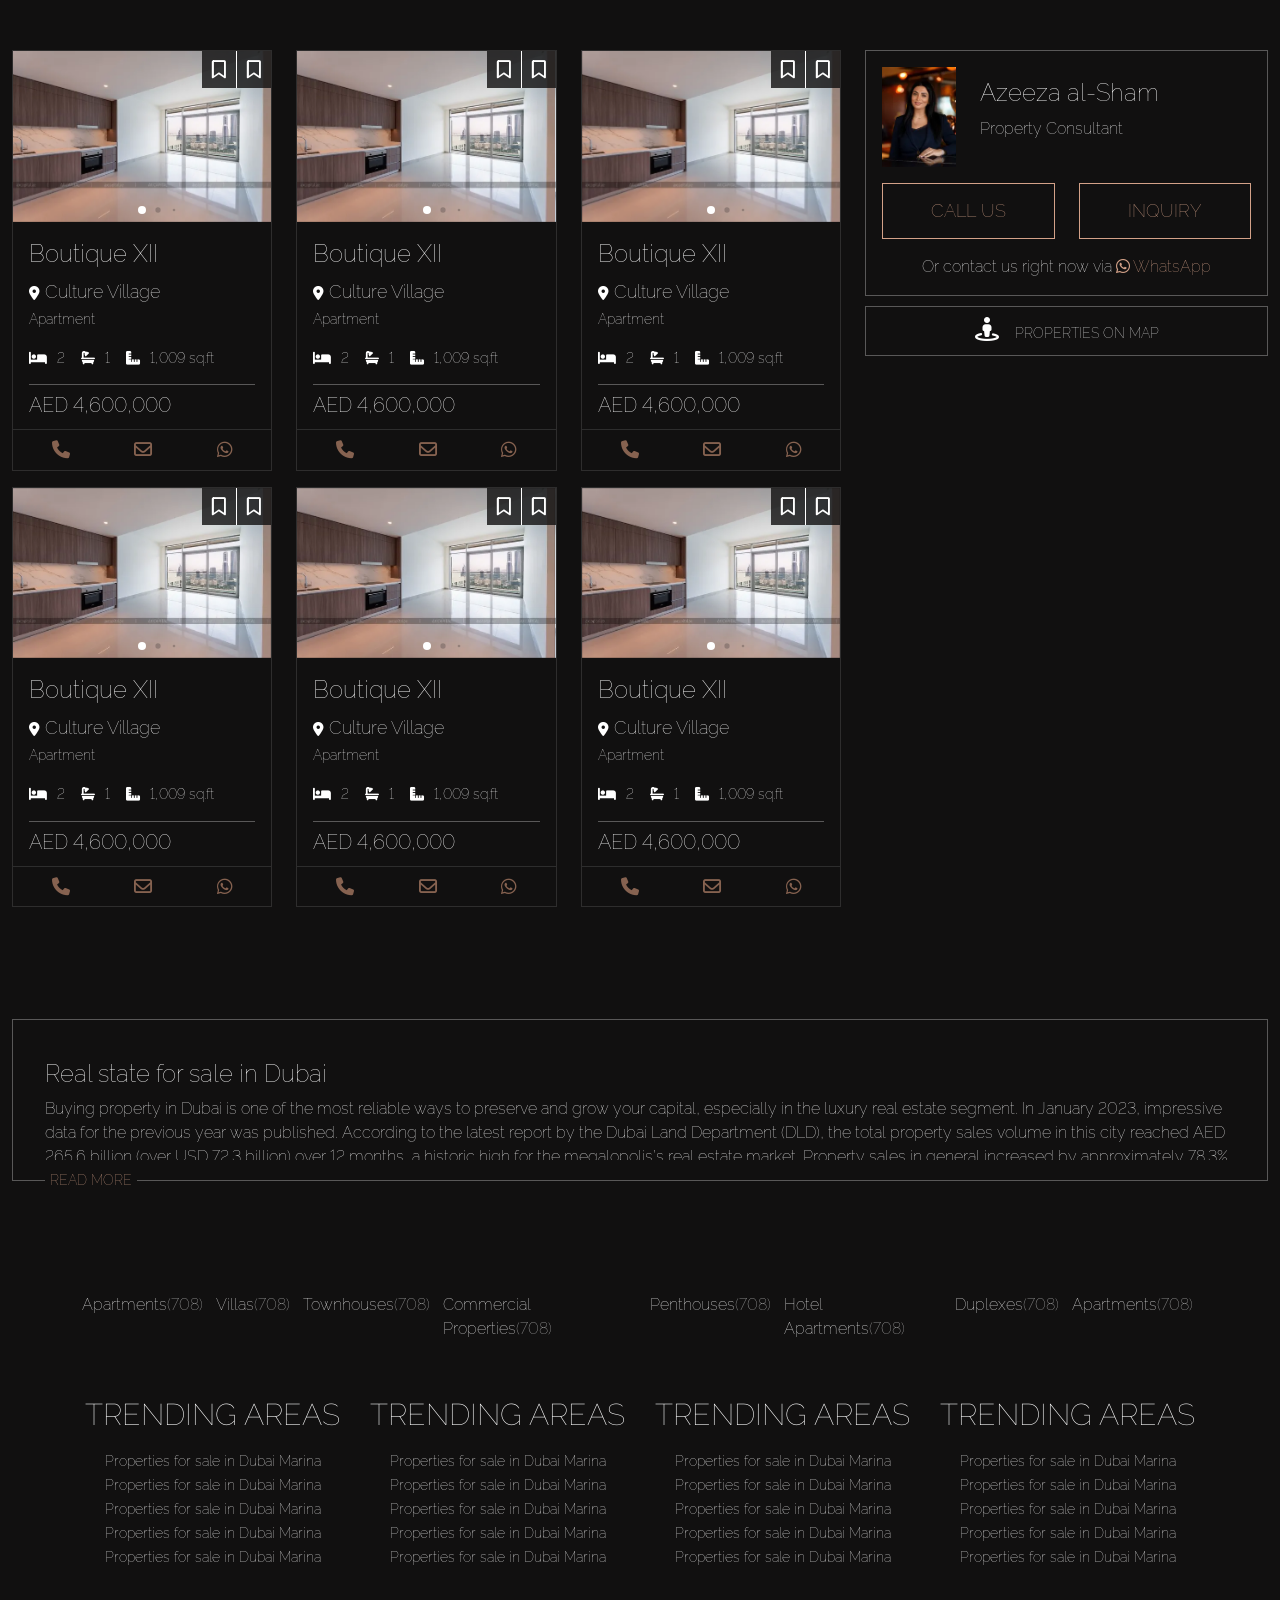
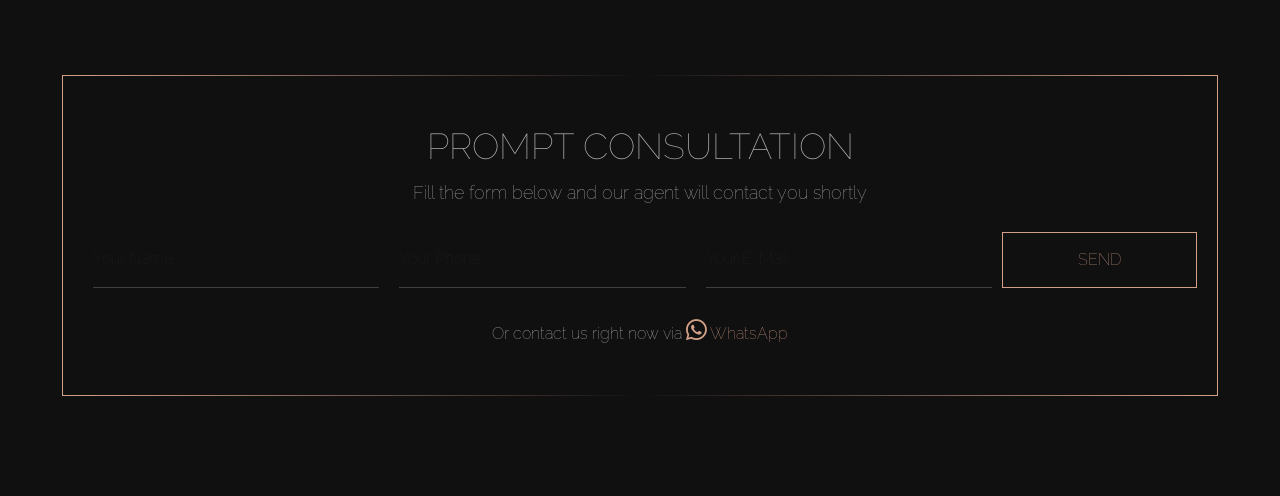
<file: property.html>
<!DOCTYPE html>
<html lang="en">
<head>
    <!--meta tag-->
    <meta charset="utf-8">
    <meta name="viewport" content="width=device-width, initial-scale=1">
    <title>axcapita</title>
    <!--css links-->
    <link rel="stylesheet" type="text/css" href="css/bootstrap.min.css">
    <link rel="stylesheet" type="text/css" href="css/style.css">
    <link rel="stylesheet" type="text/css" href="css/property.css">
    <link rel="stylesheet" type="text/css" href="css/media.css">
    <!-- swipper -->
    <link rel="stylesheet" href="https://cdn.jsdelivr.net/npm/swiper@11/swiper-bundle.min.css" />

    <!--fontawsome-->
    <link rel="stylesheet" type="text/css" href="fontawesome/css/all.min.css">
    <link rel="stylesheet" type="text/css" href="fontawesome/css/fontawesome.min.css">
    
    
  </head>
<body>
   
 <section class="property">
    <div class="container-fluid">
        <!-- filter start -->
         <div class="row"></div>
        <!-- filter end -->
                  <!--  -->
                  <!--  -->
                  <!--  -->
                  <!--  -->
        <!-- property row start -->
           <div class="row">

            <!-- property section start -->
             <div class="col-md-8">
                <!-- single properties row start -->
                <div class="row">
                    <!-- single property item start -->
                    <div class="col-md-4">
                        <div class="property_item">
                            <div class="property_slider">
                                <!-- Swiper start-->
                                <div class="swiper property_img">
                                    <div class="swiper-wrapper">
                                        <div class="swiper-slide">
                                            <img src="images/property1.webp" class="img-fluid" alt="property">
                                        </div>
                                        <div class="swiper-slide">
                                            <img src="images/property2.webp" class="img-fluid" alt="property">
                                        </div>
                                        <div class="swiper-slide">
                                            <img src="images/poroperty3.webp" class="img-fluid" alt="property">
                                        </div>
                                    </div>
                                        <div class="property-button-next"></div>
                                        <div class="property-button-prev"></div>
                                        <div class="swiper-pagination"></div>
                                </div>  
                                <!-- Swiper end-->
                                 <div class="bookings_icon">
                                    <ul class="d-flex list-unstyled">
                                        <li><a href="#"><i class="fa-regular fa-bookmark"></i></a></li>
                                        <li><a href="#"><i class="fa-regular fa-bookmark"></i></a></li>
                                    </ul>
                                 </div> 
                            </div>
                            <div class="property_content">
                                <h4 class="">Boutique XII</h4>
                            <p><span><i class="fa-solid fa-location-dot"></i></span> Culture Village</p>
                            <span>Apartment</span>
                            <div class="d_icon pd_icon d-flex gap-3 align-items-center">
                                <p><i class="fa-solid fa-bed"></i>2</p>
                                <p><i class="fa-solid fa-bath"></i>1</p>
                                <p><i class="fa-solid fa-ruler-combined"></i>1,009 sq.ft</p>
                            </div>

                            <p class="price">AED 4,600,000</p>
                        </div>

                        <!-- property social icon -->
                        <ul class="d-flex property_contact justify-content-around align-items-center list-unstyled">
                            <li><a href="#"><i class="fa-solid fa-phone"></i></a></li>
                            <li><a href="#"><i class="fa-regular fa-envelope"></i></a></li>
                            <li><a href="#"><i class="fa-brands fa-whatsapp"></i></a></li>
                        </ul>
                    </div>
                    </div>
                     <!-- single property item end -->


                     <!-- single property item start -->
                    <div class="col-md-4">
                        <div class="property_item">
                            <div class="property_slider">
                                <!-- Swiper start-->
                                <div class="swiper property_img">
                                    <div class="swiper-wrapper">
                                        <div class="swiper-slide">
                                            <img src="images/property1.webp" class="img-fluid" alt="property">
                                        </div>
                                        <div class="swiper-slide">
                                            <img src="images/property2.webp" class="img-fluid" alt="property">
                                        </div>
                                        <div class="swiper-slide">
                                            <img src="images/poroperty3.webp" class="img-fluid" alt="property">
                                        </div>
                                    </div>
                                        <div class="property-button-next"></div>
                                        <div class="property-button-prev"></div>
                                        <div class="swiper-pagination"></div>
                                </div>  
                                <!-- Swiper end-->
                                 <div class="bookings_icon">
                                    <ul class="d-flex list-unstyled">
                                        <li><a href="#"><i class="fa-regular fa-bookmark"></i></a></li>
                                        <li><a href="#"><i class="fa-regular fa-bookmark"></i></a></li>
                                    </ul>
                                 </div> 
                            </div>
                            <div class="property_content">
                                <h4 class="">Boutique XII</h4>
                            <p><span><i class="fa-solid fa-location-dot"></i></span> Culture Village</p>
                            <span>Apartment</span>
                            <div class="d_icon pd_icon d-flex gap-3 align-items-center">
                                <p><i class="fa-solid fa-bed"></i>2</p>
                                <p><i class="fa-solid fa-bath"></i>1</p>
                                <p><i class="fa-solid fa-ruler-combined"></i>1,009 sq.ft</p>
                            </div>

                            <p class="price">AED 4,600,000</p>
                        </div>

                        <!-- property social icon -->
                        <ul class="d-flex property_contact justify-content-around align-items-center list-unstyled">
                            <li><a href="#"><i class="fa-solid fa-phone"></i></a></li>
                            <li><a href="#"><i class="fa-regular fa-envelope"></i></a></li>
                            <li><a href="#"><i class="fa-brands fa-whatsapp"></i></a></li>
                        </ul>
                    </div>
                    </div>
                     <!-- single property item end -->


                     <!-- single property item start -->
                    <div class="col-md-4">
                        <div class="property_item">
                            <div class="property_slider">
                                <!-- Swiper start-->
                                <div class="swiper property_img">
                                    <div class="swiper-wrapper">
                                        <div class="swiper-slide">
                                            <img src="images/property1.webp" class="img-fluid" alt="property">
                                        </div>
                                        <div class="swiper-slide">
                                            <img src="images/property2.webp" class="img-fluid" alt="property">
                                        </div>
                                        <div class="swiper-slide">
                                            <img src="images/poroperty3.webp" class="img-fluid" alt="property">
                                        </div>
                                    </div>
                                        <div class="property-button-next"></div>
                                        <div class="property-button-prev"></div>
                                        <div class="swiper-pagination"></div>
                                </div>  
                                <!-- Swiper end-->
                                 <div class="bookings_icon">
                                    <ul class="d-flex list-unstyled">
                                        <li><a href="#"><i class="fa-regular fa-bookmark"></i></a></li>
                                        <li><a href="#"><i class="fa-regular fa-bookmark"></i></a></li>
                                    </ul>
                                 </div> 
                            </div>
                            <div class="property_content">
                                <h4 class="">Boutique XII</h4>
                            <p><span><i class="fa-solid fa-location-dot"></i></span> Culture Village</p>
                            <span>Apartment</span>
                            <div class="d_icon pd_icon d-flex gap-3 align-items-center">
                                <p><i class="fa-solid fa-bed"></i>2</p>
                                <p><i class="fa-solid fa-bath"></i>1</p>
                                <p><i class="fa-solid fa-ruler-combined"></i>1,009 sq.ft</p>
                            </div>

                            <p class="price">AED 4,600,000</p>
                        </div>

                        <!-- property social icon -->
                        <ul class="d-flex property_contact justify-content-around align-items-center list-unstyled">
                            <li><a href="#"><i class="fa-solid fa-phone"></i></a></li>
                            <li><a href="#"><i class="fa-regular fa-envelope"></i></a></li>
                            <li><a href="#"><i class="fa-brands fa-whatsapp"></i></a></li>
                        </ul>
                    </div>
                    </div>
                     <!-- single property item end -->


                     <!-- single property item start -->
                    <div class="col-md-4 mt-3">
                        <div class="property_item">
                            <div class="property_slider">
                                <!-- Swiper start-->
                                <div class="swiper property_img">
                                    <div class="swiper-wrapper">
                                        <div class="swiper-slide">
                                            <img src="images/property1.webp" class="img-fluid" alt="property">
                                        </div>
                                        <div class="swiper-slide">
                                            <img src="images/property2.webp" class="img-fluid" alt="property">
                                        </div>
                                        <div class="swiper-slide">
                                            <img src="images/poroperty3.webp" class="img-fluid" alt="property">
                                        </div>
                                    </div>
                                        <div class="property-button-next"></div>
                                        <div class="property-button-prev"></div>
                                        <div class="swiper-pagination"></div>
                                </div>  
                                <!-- Swiper end-->
                                 <div class="bookings_icon">
                                    <ul class="d-flex list-unstyled">
                                        <li><a href="#"><i class="fa-regular fa-bookmark"></i></a></li>
                                        <li><a href="#"><i class="fa-regular fa-bookmark"></i></a></li>
                                    </ul>
                                 </div> 
                            </div>
                            <div class="property_content">
                                <h4 class="">Boutique XII</h4>
                            <p><span><i class="fa-solid fa-location-dot"></i></span> Culture Village</p>
                            <span>Apartment</span>
                            <div class="d_icon pd_icon d-flex gap-3 align-items-center">
                                <p><i class="fa-solid fa-bed"></i>2</p>
                                <p><i class="fa-solid fa-bath"></i>1</p>
                                <p><i class="fa-solid fa-ruler-combined"></i>1,009 sq.ft</p>
                            </div>

                            <p class="price">AED 4,600,000</p>
                        </div>

                        <!-- property social icon -->
                        <ul class="d-flex property_contact justify-content-around align-items-center list-unstyled">
                            <li><a href="#"><i class="fa-solid fa-phone"></i></a></li>
                            <li><a href="#"><i class="fa-regular fa-envelope"></i></a></li>
                            <li><a href="#"><i class="fa-brands fa-whatsapp"></i></a></li>
                        </ul>
                    </div>
                    </div>
                     <!-- single property item end -->



                     <!-- single property item start -->
                    <div class="col-md-4 mt-3">
                        <div class="property_item">
                            <div class="property_slider">
                                <!-- Swiper start-->
                                <div class="swiper property_img">
                                    <div class="swiper-wrapper">
                                        <div class="swiper-slide">
                                            <img src="images/property1.webp" class="img-fluid" alt="property">
                                        </div>
                                        <div class="swiper-slide">
                                            <img src="images/property2.webp" class="img-fluid" alt="property">
                                        </div>
                                        <div class="swiper-slide">
                                            <img src="images/poroperty3.webp" class="img-fluid" alt="property">
                                        </div>
                                    </div>
                                        <div class="property-button-next"></div>
                                        <div class="property-button-prev"></div>
                                        <div class="swiper-pagination"></div>
                                </div>  
                                <!-- Swiper end-->
                                 <div class="bookings_icon">
                                    <ul class="d-flex list-unstyled">
                                        <li><a href="#"><i class="fa-regular fa-bookmark"></i></a></li>
                                        <li><a href="#"><i class="fa-regular fa-bookmark"></i></a></li>
                                    </ul>
                                 </div> 
                            </div>
                            <div class="property_content">
                                <h4 class="">Boutique XII</h4>
                            <p><span><i class="fa-solid fa-location-dot"></i></span> Culture Village</p>
                            <span>Apartment</span>
                            <div class="d_icon pd_icon d-flex gap-3 align-items-center">
                                <p><i class="fa-solid fa-bed"></i>2</p>
                                <p><i class="fa-solid fa-bath"></i>1</p>
                                <p><i class="fa-solid fa-ruler-combined"></i>1,009 sq.ft</p>
                            </div>

                            <p class="price">AED 4,600,000</p>
                        </div>

                        <!-- property social icon -->
                        <ul class="d-flex property_contact justify-content-around align-items-center list-unstyled">
                            <li><a href="#"><i class="fa-solid fa-phone"></i></a></li>
                            <li><a href="#"><i class="fa-regular fa-envelope"></i></a></li>
                            <li><a href="#"><i class="fa-brands fa-whatsapp"></i></a></li>
                        </ul>
                    </div>
                    </div>
                     <!-- single property item end -->


                     <!-- single property item start -->
                    <div class="col-md-4 mt-3">
                        <div class="property_item">
                            <div class="property_slider">
                                <!-- Swiper start-->
                                <div class="swiper property_img">
                                    <div class="swiper-wrapper">
                                        <div class="swiper-slide">
                                            <img src="images/property1.webp" class="img-fluid" alt="property">
                                        </div>
                                        <div class="swiper-slide">
                                            <img src="images/property2.webp" class="img-fluid" alt="property">
                                        </div>
                                        <div class="swiper-slide">
                                            <img src="images/poroperty3.webp" class="img-fluid" alt="property">
                                        </div>
                                    </div>
                                        <div class="property-button-next"></div>
                                        <div class="property-button-prev"></div>
                                        <div class="swiper-pagination"></div>
                                </div>  
                                <!-- Swiper end-->
                                 <div class="bookings_icon">
                                    <ul class="d-flex list-unstyled">
                                        <li><a href="#"><i class="fa-regular fa-bookmark"></i></a></li>
                                        <li><a href="#"><i class="fa-regular fa-bookmark"></i></a></li>
                                    </ul>
                                 </div> 
                            </div>
                            <div class="property_content">
                                <h4 class="">Boutique XII</h4>
                            <p><span><i class="fa-solid fa-location-dot"></i></span> Culture Village</p>
                            <span>Apartment</span>
                            <div class="d_icon pd_icon d-flex gap-3 align-items-center">
                                <p><i class="fa-solid fa-bed"></i>2</p>
                                <p><i class="fa-solid fa-bath"></i>1</p>
                                <p><i class="fa-solid fa-ruler-combined"></i>1,009 sq.ft</p>
                            </div>

                            <p class="price">AED 4,600,000</p>
                        </div>

                        <!-- property social icon -->
                        <ul class="d-flex property_contact justify-content-around align-items-center list-unstyled">
                            <li><a href="#"><i class="fa-solid fa-phone"></i></a></li>
                            <li><a href="#"><i class="fa-regular fa-envelope"></i></a></li>
                            <li><a href="#"><i class="fa-brands fa-whatsapp"></i></a></li>
                        </ul>
                    </div>
                    </div>
                     <!-- single property item end -->
                </div>
                <!-- single properties row end -->
             </div>
            <!-- property section end -->
                  <!--  -->
                  <!--  -->
                  <!--  -->
                  <!--  -->
            <!-- consultation section start -->
             <div class="col-md-4">
                <!-- consultant contact start -->
                        <div class="top_section">
                            <div class="row">
                            <div class="col-12">
                                <div class="contact_wrap">
                                <div class="row mb-3">
                                    <div class="col-3">
                                    <div class="consaltant_img d-block justify-content-center">
                                        <img src="images/head2.webp" alt="consaltant" class="img-fluid">
                                    </div>
                                    </div>
                                    <div class="col-9 d-flex align-items-center">
                                    <div class="consaltant_content">
                                        <h4>Azeeza al-Sham</h4>
                                        <p>Property Consultant</p>
                                    </div>
                                    </div>
                                </div>
                                <div class="row">
                                    <div class="col-6">
                                    <div class="btn_wrapper">
                                        <a href="#">Call us</a>
                                    </div>
                                    </div>
                    
                                    <div class="col-6">
                                    <div class="btn_wrapper">
                                        <a href="#">inquiry</a>
                                    </div>
                                    </div>
                    
                                    <span> Or contact us right now via <a href="#"><i class="fab fa-whatsapp"></i> WhatsApp</a></span>
                                </div>
                                </div>
                            </div>
                            </div>
                        </div>
                <!-- consultant contact end -->

                <div class="map_view">
                    <a href="#" class="property_map_btn"><i class="fa-solid fa-street-view"></i>properties on map</a>
                </div>
             </div>
             <!-- consultation section end -->
           </div>
        <!-- property row end -->
    </div>
 </section>

 <!-- contact section start -->
<section class="contact_section">
    <div class="container-fluid"></div>
</section>
<!-- contact section end -->

 <section class="blog_section">
    <div class="container-fluid">
        <div class="blog_wrapper">
            <div class="summary-container">
                <div class="summary-text" id="summaryText">
                    <h4>Real state for sale in Dubai</h4> 
                    Buying property in Dubai is one of the most reliable ways to preserve and grow your capital, especially in the luxury real estate segment.
                    
                    In January 2023, impressive data for the previous year was published. According to the latest report by the Dubai Land Department (DLD), the total property sales volume in this city reached AED 265.6 billion (over USD 72.3 billion) over 12 months, a historic high for the megalopolis’s real estate market. Property sales in general increased by approximately 78.3% in monetary terms and by 62% by the number of transactions. Notably, the value of transactions with homes in luxurious locations surged by 97%, while the number of deals rose by 85%.
                    
                    <p>Areas in Dubai</p>
                    There are many areas where you can buy freehold property and have full private ownership rights. These areas include:
                    <ul>
                        <li><a href="#">Downtown Dubai</a></li>
                        <li><a href="#">Palm Jumeirah</a></li>
                        <li><a href="#">Business Bay</a></li>
                        <li><a href="#">Dubai Hills Estate</a></li>
                        <li><a href="#">Dubai Marina</a></li>
                        <li><a href="#">Emaar Beachfront</a></li>

                    </ul>
                  
                    This is not a complete list of locations, as many city areas are now freehold, allowing non-residents to buy property.
                    
                    <p>Property Types</p>
                    Dubai features many properties of various configurations to suit any taste. Here are some of the most popular options:
                    
                    <ul>
                        <li>Studios and 1 to 5-bedroom apartments in high-, mid-, and low-rise complexes</li>
                        <li>Opulent penthouses and duplexes on top floors with a private swimming pool, a terrace, and luxurious amenities</li>
                        <li>Villas and townhouses in gated communities</li>
                    </ul>
                   
                    
                    <p>Property Prices in Dubai</p>
                    In 2024, the average property prices in Dubai have seen a notable increase due to high demand and strategic investments. The price range for real estate varies depending on the type and location.
                    
                    Apartments in Dubai start at approximately AED 1.3 million (USD 354,000), with high-end units in prestigious areas such as Downtown Dubai and Palm Jumeirah potentially exceeding AED 8 million (USD 2.18 million). For villas, starting price is approximately AED 2.8 million (USD 762,000), with higher-end prices reaching up to AED 127 million (USD 34.5 million) for luxury villas in exclusive areas such as Palm Jumeirah.
                    <br>
                    
                    <p>Dubai Investment Properties</p>
                    Dubai real estate is a reliable and secure asset that offers investors stable and high returns. The average return on investment (ROI) in Dubai for long-term rentals is 5-8% per year; in some areas, it can exceed 10%. For short-term rentals, ROI can reach 11-13% per year, with a specialized property management company handling tenant search and selection.
                    
                    The United Arab Emirates also attract investors with a flexible taxation system. No income tax is levied on physical persons in the UAE, which means that a landlord can legally pocket the entire amount of their dividend and rental income.
                    
                    Another investment option is to purchase property in Dubai at the construction stage and sell it once the project is completed. Capitalizing on property value appreciation in Dubai can yield a profit of 20-30%. Sales of luxury properties in Dubai priced at 37 million AED (10 million USD) reached a record high in 2023, increasing by 63% compared to 2022. However, the number of listings in certain areas has decreased, leading to higher prices and increased demand for exclusive properties.
                    
                    <p>AX CAPITAL Will Help You Buy Real Estate in Dubai</p>
                    Experienced brokers at AX CAPITAL, a real estate agency in Dubai (UAE), will find a high-quality property for living and investment that meets all your requirements and handle all the bureaucratic formalities involved in the transaction. To receive a consultation on purchasing real estate in Dubai, UAE, simply fill out the contact form.
                </div>
                
                <!-- toggle button start -->
            <div class="toggle_btn">
                <button id="readMoreBtn" onclick="toggleText()">Read More</button>
                <button id="hideBtn" onclick="toggleText()" style="display: none;">Hide</button>
            </div>
                <!-- toggle button end -->
              </div>
        </div>
    </div>
 </section>

<!-- category section start -->
  <section class="category_section">
     
       <div class="container">
        <!-- category start -->
          <div class="categoreis">
            <ul class="d-flex gap-2 list-unstyled">
                <li><a href="#">Apartments<span>(708)</span></a></li>
                <li><a href="#">Villas<span>(708)</span></a></li>
                <li><a href="#">Townhouses<span>(708)</span></a></li>
                <li><a href="#">Commercial Properties<span>(708)</span></a></li>
                <li><a href="#">Penthouses<span>(708)</span></a></li>
                <li><a href="#">Hotel Apartments<span>(708)</span></a></li>
                <li><a href="#">Duplexes<span>(708)</span></a></li>
                <li><a href="#">Apartments<span>(708)</span></a></li>
            </ul>
          </div>
          <!-- category end -->

          <!-- tags start  -->
            <div class="tags">
              <div class="row">
                <div class="col-md-3">
                    <div class="tags_wrapper text-center">
                        <p>Trending areas</p>
                        <ul class="list-unstyled text-center">
                            <li><a href="#">Properties for sale in Dubai Marina</a></li>
                            <li><a href="#">Properties for sale in Dubai Marina</a></li>
                            <li><a href="#">Properties for sale in Dubai Marina</a></li>
                            <li><a href="#">Properties for sale in Dubai Marina</a></li>
                            <li><a href="#">Properties for sale in Dubai Marina</a></li>
                        </ul>
                    </div>
                </div>

                <div class="col-md-3">
                    <div class="tags_wrapper text-center">
                        <p>Trending areas</p>
                        <ul class="list-unstyled text-center">
                            <li><a href="#">Properties for sale in Dubai Marina</a></li>
                            <li><a href="#">Properties for sale in Dubai Marina</a></li>
                            <li><a href="#">Properties for sale in Dubai Marina</a></li>
                            <li><a href="#">Properties for sale in Dubai Marina</a></li>
                            <li><a href="#">Properties for sale in Dubai Marina</a></li>
                        </ul>
                    </div>
                </div>

                <div class="col-md-3">
                    <div class="tags_wrapper text-center">
                        <p>Trending areas</p>
                        <ul class="list-unstyled text-center">
                            <li><a href="#">Properties for sale in Dubai Marina</a></li>
                            <li><a href="#">Properties for sale in Dubai Marina</a></li>
                            <li><a href="#">Properties for sale in Dubai Marina</a></li>
                            <li><a href="#">Properties for sale in Dubai Marina</a></li>
                            <li><a href="#">Properties for sale in Dubai Marina</a></li>
                        </ul>
                    </div>
                </div>

                <div class="col-md-3">
                    <div class="tags_wrapper text-center">
                        <p>Trending areas</p>
                        <ul class="list-unstyled text-center">
                            <li><a href="#">Properties for sale in Dubai Marina</a></li>
                            <li><a href="#">Properties for sale in Dubai Marina</a></li>
                            <li><a href="#">Properties for sale in Dubai Marina</a></li>
                            <li><a href="#">Properties for sale in Dubai Marina</a></li>
                            <li><a href="#">Properties for sale in Dubai Marina</a></li>
                        </ul>
                    </div>
                </div>
              </div>
            </div>
          <!-- tags end -->
       </div>
       
  </section>
<!-- category section end -->

 <section class="consultant-section">
    <div class="container-fluid">
      <div class="row justify-content-center">
        <div class="col-md-12">
          <div class="consultation-form">
            <div class="form-header">
              <h2>PROMPT CONSULTATION</h2>
              <p>
                Fill the form below and our agent will contact you shortly
              </p>
            </div>
            <div class="form-body">
              <input type="text" placeholder="Your Name" class="form-control">
              <input type="text" placeholder="Your Phone" class="form-control">
              <input type="email" placeholder="Your E-Mail" class="form-control">
              <button class="btn btn-primary">SEND</button>
            </div>
            <!-- <p class="contact-option">
              Or contact us via
              <span class="whatsapp"><a href="https://wa.me/+1 987 654 3210"><i class="fa-brands fa-whatsapp"></i></a>WhatsApp</span>
            </p> -->

            <div class="contact">
                Or contact us right now via <a href="#"><i class="fab fa-whatsapp"></i> WhatsApp</a>
            </div>
          </div>
        </div>
      </div>
    </div>
  </section>



<!--js links-->
 <!-- Swiper JS -->
 <script src="https://cdn.jsdelivr.net/npm/swiper@11/swiper-bundle.min.js"></script>
<script src="js/bootstrap.bundle.min.js"></script>

<script src="js/script.js"></script>

<script>
    var swiper = new Swiper(".property_img", {
      pagination: {
        el: ".swiper-pagination",
        dynamicBullets: true,
      },

      navigation: {
        nextEl: ".property-button-next",
        prevEl: ".property-button-prev",
      },
    });



 
  </script>



</body>
</html>
</file>
<file: css/style.css>
@font-face {
    font-family: Raleway-Thin;
    src: url(../fonts/raleway/Raleway-Thin.ttf);
}


@font-face {
    font-family: Raleway-Light;
    src: url(../fonts/raleway/Raleway-Light.ttf);
}

@font-face {
    font-family: Raleway-Medium;
    src: url(../fonts/raleway/Raleway-Medium.ttf);
}

@font-face {
    font-family: Raleway-Regular;
    src: url(../fonts/raleway/Raleway-Regular.ttf);
}


*{
    font-feature-settings: "pnum" on, "lnum" on;
}


body{
  font-family: Raleway-Thin;
   font-weight: 100;
   font-size: 16px;
   background-color: #111010;
   color: #fff;
   padding: 50px 0;
}

/* apartment details section start */

.apart_name{
    margin: 1.5rem 0;
    font-size: 36px;
    line-height: 48px;
    color: #fff;
    font-weight: 100;
    font-family: Raleway-Thin;
}


.filter .price{
    margin-right: 20px;
    font-size: 2.25rem;
    line-height: 2.5rem;
    font-family: Raleway-Thin;
    color: #fff;
    font-weight: 100;
    font-style: normal;

}


.dropdown_btn{
    background: transparent;
    border: 1px solid #333333;
    border-radius: 0;
}

.item_icons a i{
    font-size: 24px;
    color: #fff;
}

.d_icon p{
    padding: .8rem 0;
    color: #fff;
    margin-bottom: 0;
    font-size: 14px;
    font-family: Raleway-Thin;
    font-weight: 100;
}

.d_icon p i{
    margin-right: 10px;
}

.a_filter .tab{
    border: 1px solid #fff;
    border-radius: 0;
    color: #fff;
}


.f_border{
    padding: 0.8rem 0;
    border-top: 1px solid #fff;
    border-bottom: 1px solid #fff;
 
 }


 .d_table h2{
    margin: 1.25rem 0rem !important;
    font-size: 1.5rem;
    line-height: 2rem;
    text-transform: uppercase;
    color: #fff;

 }


.t_data{
    font-size: 1.25rem !important;
    line-height: 1.75rem !important;
    font-weight: 100 !important;
    background: transparent !important;
    color: #fff !important;
    padding: 18px !important;
    
 }

 .details h2{
    color: #fff;
 }

 .details p{
    font-size: 1.125rem;
    line-height: 1.75rem;
    color: #ffff;
    
 }

 .location{
    margin-top: 2.25rem;
    padding-bottom: 2.25rem;
    padding-top: 2.25rem;
    border-top: 1px solid #595858;
 }

 .location h2{
    color: #fff;
 }


 .location .map iframe{
    width: 100%;
 }

 .details p:first-line {
    margin-bottom: 20px !important;
 }

 .t_data img{
    margin-right: 10px;
 }
.sm_last{
    position: relative;
}

tr{

    border-color: #595858;
}

.dtable_wrapper{
    padding: 3rem 1.25rem;
    border: 1px solid #595858;
}


.dtable_wrapper .value a img {
    border: 4px solid #fff;
    /* object-fit: cover; */
    width: 125px;
    /* display: block; */
}
.sc_address{
    padding: 3rem 0rem;
    border-top: 1px solid #595858;
}


.sc_address h4{
    margin-bottom: 24px;
    color: #fff;
}
.loc_content h4{
     margin-bottom: 0px;
     font-size: 16px;
     color: #fff;
}

.loc_content p{
    margin-bottom: 1rem;
     font-size: 16px;
     color:#ffffffbf;
}

.view_btn {
    backdrop-filter: blur(10px);
    position: absolute;
    bottom: 20px;
    left: 32px;
    background: #ffffffa1;
}

.view_btn a{
    font-family: Raleway-Thin;
    font-size: 16px;
    color: rgb(211 161 136);
    padding: 0.5rem 3.375rem;
    line-height: 1.75rem;
    background: #111010cc;
    border-radius: 0;
    border-color: rgb(89 88 88);
}
.dropdown-menu {
    background-color: #000;
    color: #fff;
}
.dropdown-item {
    color: #fff;
}
.dropdown-item:hover {
    background-color: #333;
}
.dropdown-toggle::after {
    border-top-color: #fff;
}
.dropdown:hover .dropdown-menu {
    display: block;
}





/* listing details */

.single_line {
    padding: .6rem 0;
    color: #fff;
    border-bottom: 1px solid rgb(89 88 88);
}

.sv_line {
    
    border-bottom: none;
}

.single_line .title{
    font-size: 24px;
    line-height: 32px;
 
}
.ls_detail_container{
    border: 1px solid #595858;
    padding: 3rem 2.25rem;
}

.listing_details .single_line{
    padding: 0.6rem 0;
}

/* right section start */

.contact_wrap{
    padding: 16px;
    border: 1px solid #595858;
}

.contact_wrap span{
    
    font-size: 1rem;
    line-height: 1.5rem;
    color: #fff;
    text-align: center;
    margin-top: 16px;
}

.contact_wrap span a{
    font-size: 1rem;
    line-height: 1.5rem;
    color: rgb(211 161 136);
}
.contact_wrap .consaltant_content{
    color: #fff;
}

.contact_wrap .consaltant_content h4{
    line-height: 32px;
}
.contact_wrap .consaltant_img{
   
}


.compare_content{
    margin-top: 30px;
    border: 1px solid #595858;
    padding: 1.5rem 1rem;
}

.compare_content h4
{font-size: 18px;
line-height: 28px;
margin: 50px 0 20px;


}

.compare_content h5
{font-size: 18px;
line-height: 28px;
margin: 50px 0 20px;
border-bottom: 1px solid #595858;

}

.social{
    margin-top: 30px;
    padding: 1.9rem;
    border: 1px solid #595858;
}

.social h4{
    margin-bottom: 30px;
}

.social ul li a{
    color: #CA9A85;
    font-size: 24px;
}


.btn_wrapper{
  
        border: 1px solid #d3a188;
        padding: 0.8rem 0;
        text-align: center;
   
}


.btn_wrapper a{
    text-align: center;
    color: #d3a188;
    text-transform: uppercase;
    padding: .8rem 0;
    font-size: 18px;
    line-height: 28px;
    color: #d3a188;
}


.contact_wrap .consaltant_img img{display: block;
    object-fit: cover;
    height: 100px;
    width: 100px;}


/* apartment details end section */

/* contact section start */
.contact_form{
    padding: 7rem 0;
    border: 1px solid rgb(89 88 88);
}


.form_wrapper{
    padding: 0px 30px;
}
.form_heading{
    color: #fff;
}

.form_heading h3{
    font-size: 40px;
    line-height: 40px;
}

.form_heading p{
    font-size: 24px;
    font-weight: 200;
    line-height: 32px;
}

.img_contain{
    position: relative;
}


.img_contain img{
    aspect-ratio: 1 / 1.025;
    object-fit: cover;
    display: block;
}

.deg_out{
    border: 1px solid rgb(89 88 88);
    padding: 1rem;
}

.designation {
    padding: 20px;
    background: #ffffff05;
    position: absolute;
    width: 100%;
    bottom: 0;
    backdrop-filter: blur(10px);
}



h1 {
    font-size: 36px;
    margin-bottom: 10px;
}

.tabs {
    display: flex;
    justify-content: center;
    
}
.tabs div {
    flex: 1;
    padding: 10px;
    cursor: pointer;
    border-bottom: 2px solid transparent;
    transition: all 0.5s ease;
    
} 

.tabs .tab {
    flex: 1;
    padding-left: 0;
    cursor: pointer;
    border-bottom: 1px solid #595858;
    color: #fff;

    
} 

.tabs div.active {
    border-bottom: 2px solid #ffffff;
}

.tabs .tabs_item{
    padding-left: 0;
    border-bottom: 1px solid #595858;
}

/* .tabs .tabs_item:active {
    border-bottom: 2px solid #ffffff;
} */

:root{
    --swiper-navigation-size:20.5px !important;
}


.Swiperjs{
    margin-left: 10px !important;
}    
.swiper-button-next, .swiper-button-prev {
 
    position: absolute;
    
    right: var(--swiper-navigation-sides-offset, 0px) !important;
    width: calc(var(--swiper-navigation-size)/ 44 * 27);
    height: var(--swiper-navigation-size);
   
    margin-top: calc(0px - (var(--swiper-navigation-size)/ 2));
    z-index: 10;
    cursor: pointer;
    display: flex;
    align-items: center;
    justify-content: center;
    color: #fff !important;
}
.swiper-button-prev{
    padding: 16px 0px;
    top: var(--swiper-navigation-top-offset, 21%) !important;
}
.swiper-button-prev{
    left: var(--swiper-navigation-sides-offset, 0px) !important;
}

.swiper-button-next{
    padding: 16px 0px;
    background: #151010ba;
    top: var(--swiper-navigation-top-offset, 21%) !important;
}
.swiper-button-next.swiper-button-disabled, .swiper-button-prev.swiper-button-disabled {
    opacity: 0 !important;
    
}


.dates {
    display: flex;
    justify-content: center;
    margin-bottom: 20px;
}
.dates div {
    flex: 1;
    padding: 5px;
    border: 1px solid rgb(89 88 88);
    text-align: center;
    color: #ffffffbf;
    /* margin: 0 5px; */
}

.designation h2{
font-size: 1.5rem;
line-height: 2rem;
margin-bottom: 0;
 color: #fff;
}

.designation p{
    font-size: 1rem;
    line-height: 1.5rem;
    margin-top: .25rem;
    margin-bottom: 0;
    color: #fff;

}

input{
    padding-left:0px !important;
}

input::placeholder{
    color:#fff;
}

::-ms-input-placeholder { /* Edge 12-18 */
    color: #fff;
  }
.form-control {
    background: transparent;
    color: #fff;
    border: none;
    border-bottom: 1px solid #595858;
    border-radius: 0;
    color: #7d6c6c;
    margin-bottom: 20px;
}
input::placeholder{
    color:#fff;
    opacity: 1;
}

input::-webkit-input-placeholder {
    color: rgb(255, 248, 248); /* Chrome, Safari, Edge */
}
.form-control:focus {

    color:#7d6c6c ;
    background-color: transparent;
    border-color:transparent;
    outline: 0;
    box-shadow: none;
    outline: 0;
    border-bottom: 0;
    
}
.btn-send {
    width: 100%;
    border-radius: 0;
    background-color: transparent;
    border: 1px solid #d3a188;
    color: #d3a188;
    padding: 1rem 1.75rem;
    text-transform: uppercase;
    font-size: 1.125rem;
    margin-top: 0px;
    text-transform: uppercase;
}

.btn-send:hover{
    border: 1px solid #d3a188;
    color: #d3a188;
}
.contact {
    margin-top: 10px;
    font-size: 1rem;
    line-height: 1.5rem;
    color: #ffffffbf;
    text-align: center;
}
.contact a {
    font-size: 1rem;
    line-height: 1.5rem;
    color: #d3a188;
    text-decoration: none;
}

 a {
   text-decoration: none;
}
.contact  a i {
    font-size: 1.5rem;
    color: #d3a188;
    text-decoration: none;
}


/* slider start */

.blog_section{
    padding: 7rem 0;
}
.single_slide{
    position: relative;
}

.single_slide img{
    aspect-ratio: 1 / 1.175;
    object-fit: cover;
    display: block;
}
.single_slide .content{
    background: #2c2d1bd4;
    position: absolute;
    width: 100%;
    bottom: 0;
    backdrop-filter: blur(10px);
    position: absolute;
    
    width: 100%;
    text-align: center;
    text-decoration: none !important;
}


.single_slide .content h4 {
    font-family: Raleway-Thin;
    font-size: 1.5rem;
    line-height: 2rem;
    color: #fff;
}

.single_slide .content span {
    font-family: Raleway-Thin;
    font-size: 1rem;
    line-height: 2rem;
    margin-bottom: .4rem;
    color: #fff;
   
}

.single_slide .content a {
    display: block;
    font-family: Raleway-Thin;
    font-size: 1rem;
    line-height: 2rem;
    
    margin-bottom: .4rem;
    padding-top: 1rem;
    color: #fff;

    
}

.single_slide .content a:last-child{
    text-transform: uppercase;
    border-top: 1px solid rgb(89 88 88);
}

.slider_btn{
    margin-top: 40px;
}

.sb_next, .sb_prev{
    padding-bottom: 10px !important;
    font-size: 16px;
    line-height: 21px;
    color: #fff;
    border-bottom: 1px solid #ffffffbf;
    border-radius: 0;
    padding: 0;
    width: 90px;
    text-transform: uppercase;

    
}
.sb_prev{
    text-align: left;
}
.sb_next{
    text-align: right;
}

.swiper-button-disabled{
    
    opacity: 0.2;
    transition: 0.5 ease all;
  }
</file>
<file: css/media.css>
/* Extra small devices (portrait phones, less than 576px)*/
@media (max-width: 575.98px) { 
 }

/* Small devices (landscape phones, 576px and up)*/
@media (min-width: 576px) and (max-width: 767.98px) { 
 }

/* Medium devices (tablets, 768px and up)*/
@media (min-width: 768px) and (max-width: 991.98px) { 
 }*/

/* Large devices (desktops, 992px and up)*/
@media (min-width: 992px) and (max-width: 1199.98px) { 
 }

/*Extra large devices (desktops, 1200px and up)*/
@media (min-width:1200px) and (max-width: 1399.98px) { 
 }

/* Extra Extra large devices (large desktops, 1400px and up)*/
@media (min-width: 1400px) { 
 }
</file>
<file: css/property.css>
/* property page start */
 .swiper-pagination-bullet-active {
    
    background: #ffffff !important;
}

 .property .property_item {
   border: 1px solid #2E2D2D;
 }

 
 .property .property_item .property_slider{
    position: relative;
  }


  .property .property_item .property_slider .bookings_icon{
        position: absolute;
        top: 0;
        right: 0;
        z-index: 5;
        
        
   
  }

  .property .property_item .property_slider .bookings_icon ul{
    background-color:  #111010cc;
  }

  .property .property_item .property_slider .bookings_icon ul li {
    padding: 5px 10px;
    font-size: 1rem;
    border-right: 1px solid #fff;
}

.property .property_item .property_slider .bookings_icon ul li:last-child {
    border-right: none;
}

.property .property_item .property_slider .bookings_icon ul li a i{
    color: #fff !important;
}

.property .property_item .property_content{
    padding: 1rem 1rem 0.6rem;
}

.property .property_item .property_content h4{
    line-height: 2rem;
}

.property .property_item .property_content p {
    font-size: 1.125rem;
    line-height: 1.75rem;
    margin-bottom: 0;
}

.property .property_item .property_content .pd_icon p{
    font-size: 14px;
}

.property .property_item .property_content span {
    font-size: 14px;
}

.property .property_item .property_content .price {
    padding-top:6px;
    border-top: 1px solid #595858;
    font-size: 1.25rem;
    line-height: 1.75rem;
}

.property .property_item .property_contact {
    border-top: 1px solid #59585866;
    margin-bottom: 0;
    padding: 0.4rem;
}

.property .property_item ul li a {
    font-size: 18px;
    color: #866250;
}



/* consultant section start */
.map_view {
    margin-top: 10px;
    padding: 10px;
    border: 1px solid #595858;
    text-align: center;
    color: #fff;
}

.map_view a {
    color: #fff;
    text-transform: uppercase;
    font-size: 14px;
}

.map_view a i {
    font-size: 24px;
    margin-right: 16px;
}




/* blog_section start */

.blog_wrapper{
    border: 1px solid #595858;
    padding: 2.5rem 2rem 0;
}


.summary-container {
    width: 100%;
    /* max-width: 600px; */
    margin: 0px auto;
  }
.toggle_btn{
  
    margin-bottom: -12px;
  
}
  .summary-text {
    overflow: hidden;
    max-height: 100px; /* Set initial height (for collapsed state) */
    transition: max-height 0.8s ease; /* Smooth transition */
  }


  .summary-text p {
    font-size: 1.5rem;
    line-height: 2rem;
    margin: 2.5rem 0 0.8rem;
    /* cursor: pointer; */
}

.summary-text ul li a {
  color: #534139;
}



  .expanded {
    max-height: 1500px; 
 
    
  }

  .toggle_btn{
  
    margin-bottom: -12px;
  
}

.toggle_btn button {
  background: rgb(17, 16, 16);
  display: inline-block;
  padding: 0px 5px;
  cursor: pointer;
  font-size: 14px;
  text-transform: uppercase;
  color: #d3a188;
  
}

  button {
   
    color: white;
    border: none;
    padding: 10px;
    
    margin-top: 10px;
  }

  /* button:hover {
    background-color: #0056b3;
  } */

/* property page end */


/* contact section start */
.consultant-section {
  padding: 50px;
}
.consultation-form {
  position: relative;
  padding: 50px 20px;
  max-width: 1240px;
  margin: 0 auto;
  text-align: center;
  background-color: #1c1c1c00;
  border-right: 1px solid #d3a188;
  border-left: 1px solid #d3a188;
}

.consultation-form::before,
.consultation-form::after {
  content: '';
  position: absolute;
  width: 100%;
  height: 1px;
  background: linear-gradient(to right, #d3a188, #d3a18800, #d3a188);
}

.consultation-form::before {
  top: 0;
  left: 0;
}

.consultation-form::after {
  bottom: 0;
  right: 0;
}

.consultation-form::before::after {
  top: 0;
  left: 50%;
  width: 50%;
  background: linear-gradient(
    to left,
    rgba(209, 143, 67, 0),
    rgba(209, 143, 67, 1),
    rgba(209, 143, 67, 0)
  );
}

.form-header h2 {
  font-size: 36px;
  font-weight: 300;
  color: #b8b8b8;
  margin-bottom: 10px;
}

.form-header p {
  font-size: 18px;
  color: #b8b8b8;
}

.form-body {
  display: flex;
  justify-content: space-between;
  margin-bottom: 20px;
}

.form-body input {
  background-color: #1c1c1c00;
  border: none;
  border-bottom: 1px solid rgba(255, 255, 255, 0.2);
  padding: 10px;
  color: #a0a0a0;
  width: 30%;
  margin: 10px;
}
.form-body input:focus {
  outline: 0;
}

.form-body input:focus {
  color:#7d6c6c ;
  border-bottom: 1px solid rgba(255, 255, 255, 0.2);
  outline: 0;
  box-shadow: none;
 
  
  
}


.form-body button {
  margin-bottom: 10px;
  background-color: transparent;
  border: 1px solid #d3a188;
  border-radius: 0;
  padding: 15px 75px;
  cursor: pointer;
  transition: background-color 0.3s ease;
  color: #d3a188;
}

.form-body button:hover {
  background-color: transparent;
  border-color: #d3a188;
  color: #d3a188;
}

.quicklink-section {
  padding: 50px;
}
.quick-btns ul {
  font-size: 20px;
  list-style: none;
  display: flex;
}
.quick-btns li {
  padding: 80px 15px;
}
.text-white60 {
  color: #ffffffbf;
}
.text-white61 {
  color: #ffffff61;
}

.quicklist ul {
  font-size: 18px;
  list-style: none;
  padding: 0;
}

.quicklist li a {
  font-size: 14px;
  font-weight: 300;
  color: #ffffffbf;
}
/* contact section end */

/* category start */
.categoreis ul li{
  margin-right: 5px;
}

.categoreis ul li a{
  color: #fff;
}

.categoreis ul li a span{ 
  color:#ffffffbf;
}

.tags{
  padding: 2.5rem 0;
}

.tags_wrapper p{
    font-size: 1.875rem;
    line-height: 2.25rem;
    text-transform: uppercase;
}

.tags_wrapper ul li a {
  color: #fff;
  font-size: 14px;
}
/* category end */
</file>
<file: css/home.css>
/* hero section start */

.hero{
    background-image: url(../images/intro_1.webp);
    background-repeat: no-repeat;
    background-size: cover;
    background-position: center;
}

.hero_content h1 {
    font-size: 40px;
    margin-bottom: 10px;
    text-transform: uppercase;
}


.hero_content a {
    border: 1px solid #d3a18899;
   
    --tw-text-opacity: 1;
    border-color: #d3a18899;
    
    border-width: 1px;
    color: #d3a188;
    color: rgb(211 161 136 / var(--tw-text-opacity));
    display: block;
    font-size: 1.125rem;
    line-height: 1.75rem;
   
    
    max-width: max-content;
    padding: 15px 50px;
    text-transform: capitalize;
    
}

/* hero form start */

.real-estate-filter {
    max-width: 400px;
    margin: auto;
    padding: 30px;
    background-color: #181616;
    border-radius: 0px;
    box-shadow: 0 5px 15px rgba(0, 0, 0, 0.5);
  }
  
  .nav{
    border: none;
  }
  
  
  .nav-tabs .nav-link.active {
      background-color: rgb(211 161 136);
      color: #111;
  }
  
  .nav-tabs .nav-link {
      background-color: rgb(211 161 136);
      color: #111;
      border-radius: 0;
      padding: 12px 35px;
  }
  
  .nav-tabs .nav-link {
    color: #fff;
    background-color: #333;
    border: none;
  }
  
  select, .form-select{
   
      border-radius: 0;
      border: none;
      background-color: #000;
  
  }
  
  .price_input input{
    border-radius: 0;
      border: none;
      background-color: #000;
  }
  
  
  .form-label {
    font-size:14px;
   color: rgb(89 88 88);
  }
  
   .form-select{
    border: 0;
  }
  
  
  .form-select:focus {
      border-color: transparent;
      outline: 0;
      box-shadow:none;
  }
  
  .form-select:focus {
      border-color: transparent;
      outline: 0;
      box-shadow: transparent;
  }
  
  .currency-option {
    margin-right: 10px;
    color: rgb(89 88 88);
    cursor: pointer;
    transition: color 0.3s;
    font-size: 12px;
  }
  
  
  
  .currency-option:hover {
    color: rgb(89 88 88);
  }
  
  .f_submit_btn {
    background-color: #D3A188;
    border: none;
    border-radius:0;
    color: #111010;
  }
  
  .f_outline_btn{
    color: #D3A188;
    border-color: #D3A188;
    border-radius:0;
  }
  
  .btn-outline-light:hover {
    color: #D3A188;
    border-color: #D3A188;
  }
  

/* dubai prpoerties section */

.dubai_header_content{
    margin-left: 120px;
}





.dubai_properties{
    padding: 100px 0;
}



/* expert section start */

.real_state_expert{
    padding: 100px 0;
}


.real_state_expert_content{
    padding: 10px 0 0 55px;
}

.real_state_expert_content h4{
    font-size: 32px;
    text-transform: uppercase;
}

.real_state_expert_content p{
    margin-bottom: 40px;
    margin-top: 1.75rem;
}

.real_state_expert_content a{
    border: 1px solid rgb(211 161 136);
    color: rgb(211 161 136);
    padding: 18px 20px;
    margin-top: 1.85rem;
}


.counter {
    border: 1px  solid rgb(89 88 88);
    border-left: 0px;
    padding-left: 0;
    margin-left: -25px;
    margin-top: 80px;
    padding: 1.5rem 0;
}

.counter .s_counter p {
    font-size: 2rem;
    margin-bottom: 0;
}
/* buy rent section */
.buy_rent{
    padding: 200px 0 100px;
}


.buy_rent_content h3{
    font-size: 3.75rem;
    line-height: 1;
    color: rgb(89 88 88);
    transition: color 0.5s ease;
}




.buy_rent_content {
    margin-top: 32px;
    padding: 3rem 0 3rem 3.5rem;
    border: 1px solid #4b4a4a;
}


.buy_rent_content p{
  margin-top: 1.5rem;
  margin-bottom: 0;
}


.text-section .arrow {
    display: inline-block;
    transition: all 0.5s ease;
    font-size: 2rem;
    margin-left: 10px;
  }

  .text-section h3:hover {
   
    color: #fff;
  }
  .text-section h3:hover .arrow {
    margin-left: 20px;
    font-size: 3rem;
    color: #fff;
  }


  .text-section h3.active {
    color: #fff;
  }


  .text-section h3.active .arrow {
    margin-left: 20px;
    font-size: 3rem;
  }
  
  .image-section img {
    transition: opacity 0.8s ease;
  }


  .image-section img.hidden {
    opacity: 0;
  }


/* swipper slider start */

.pro_btn_prev{
    margin-left: 112px;
}
 
 
/* swipper slider end */



.simg_wrapper{
    position: relative;
}

.simg_wrapper img{
    object-fit: cover;
    display: block;
    aspect-ratio: 1 / 1.35;
}

.group{
    padding-right: 60px;
}



.group h1{
    padding-bottom: 10px;
    font-size: 1.5rem;
    line-height: 2rem;
    text-align: left;
    text-transform: uppercase;
    position: relative;
}

.group h1:after {
    background-image: linear-gradient(90deg, #d3a188, hsla(20, 46%, 68%, 0));
    bottom: 0;
    content: "";
    height: 1px;
    left: 0;
    position: absolute;
    width: 100%;
}

.group p{
    color: #ffffffbf;
    font-size: 14px;
    font-weight: 100;
    line-height: 1.75rem;
    padding-top: 1rem;
    text-align: left;
}

.scontent_wrapper p{
    width: 80%;
    font-size: 14px;
    padding-top: 0;
}


.slider_single_btn a {
    background-color: #d3a188;
    color: #fff;
    font-size: 1.125rem;
    line-height: 1.75rem;
    padding: 1rem 2.75rem;
    text-transform: capitalize;
}



/* expert slider section start */

.expert_slider{
    padding: 100px 0;
}


.expertSlider_wrapper {
    border: 1px solid rgb(89 88 88);
    border-color: rgb(89 88 88);
    backdrop-filter: blur(4px);
    background: #111010cc;
}

.expert_slider_content{
    margin-bottom: 1.5rem;
}
.expert_slider_content .title{
    text-transform: uppercase;
}


.expertText_wrapper{
    padding: 3rem 2.75rem 3rem 0;
    text-align: left;
}

.expertText_wrapper h4{
        margin-bottom: 1.5rem;
        font-size: 2.25rem;
        line-height: 2.5rem;
        text-transform: uppercase;
   
}

.expertText_wrapper p{
    margin-bottom: 1.5rem;
    font-size: 1.125rem;
    line-height: 1.75rem;
} 



.expertText_wrapper a  {
    border: 1px solid rgb(211 161 136 / 60%);
    color: rgb(211 161 136);
    padding: 15px 30px;
    display: block;
    font-size: 1.125rem;
    line-height: 1.75rem;
    max-width: max-content;
    padding: 1rem 1.75rem;
    text-transform: uppercase;
}


.pagination_holder {

    position: relative;
}


.expert_pagination{
    position: absolute;
}


/* reviews section start */

.title h2{
    margin-bottom: 2.25rem;
    text-transform: uppercase;
}

.top_text h5{
    margin-bottom: 1rem;
    font-size: 1.5rem;
    text-transform: uppercase;
}

.top_text p{
    font-size: .875rem;
    line-height: 1.25rem;
}

.review_wrapper {
    border: 1px solid #5958587c;
    padding: 1rem 0.6rem;
}

.review_wrapper a {
    font-size: .875rem;
    line-height: 1.25rem;
    color: rgb(211 161 136);
    text-transform: uppercase;
}

.star_wrap  {
    padding-top: 10px;
    border-top: 1px solid #5958587c;
}


/* news section start */

.news_section{
    padding: 100px 0;
}
.news_image {
    border: 1px solid rgb(89 88 88);
}

.news_img_content {
    position: relative;
    padding: 20px;
}


.news_img_content h5 {
    margin-bottom: .8rem;
    text-align: center;
    font-size: 32px;
    text-transform: uppercase;
}


.news_img_content a i {
    color: #fff;
    font-size: 42px;
    rotate: -32deg;
    position: absolute;
    right: 34px;
    bottom: 25px;
}

.r_img_item{
    border: 1px solid rgb(89 88 88);
}

.news_img_content .lf{
    right: 18px;
    bottom: -15px;
}

.lf_img_wrapper{
    width: 300px;
}

.lf_img_wrapper img {
    object-fit: cover;
    display: block;
    aspect-ratio: 1/0.56;
}
/* news section end */



/* gallery code */

.gallery{
    padding: 100px 0;
    background-image: url(../images/bg.webp);
    background-repeat: no-repeat;
    background-position: center;
    background-size: cover;
}

.home_map_view a{
    border-color: rgb(89 88 88);
    color: rgb(211 161 136);
     background-color: #00000080;
}

.home_map_view a i{
    
    color: rgb(255, 255, 255);
   
}
</file>
